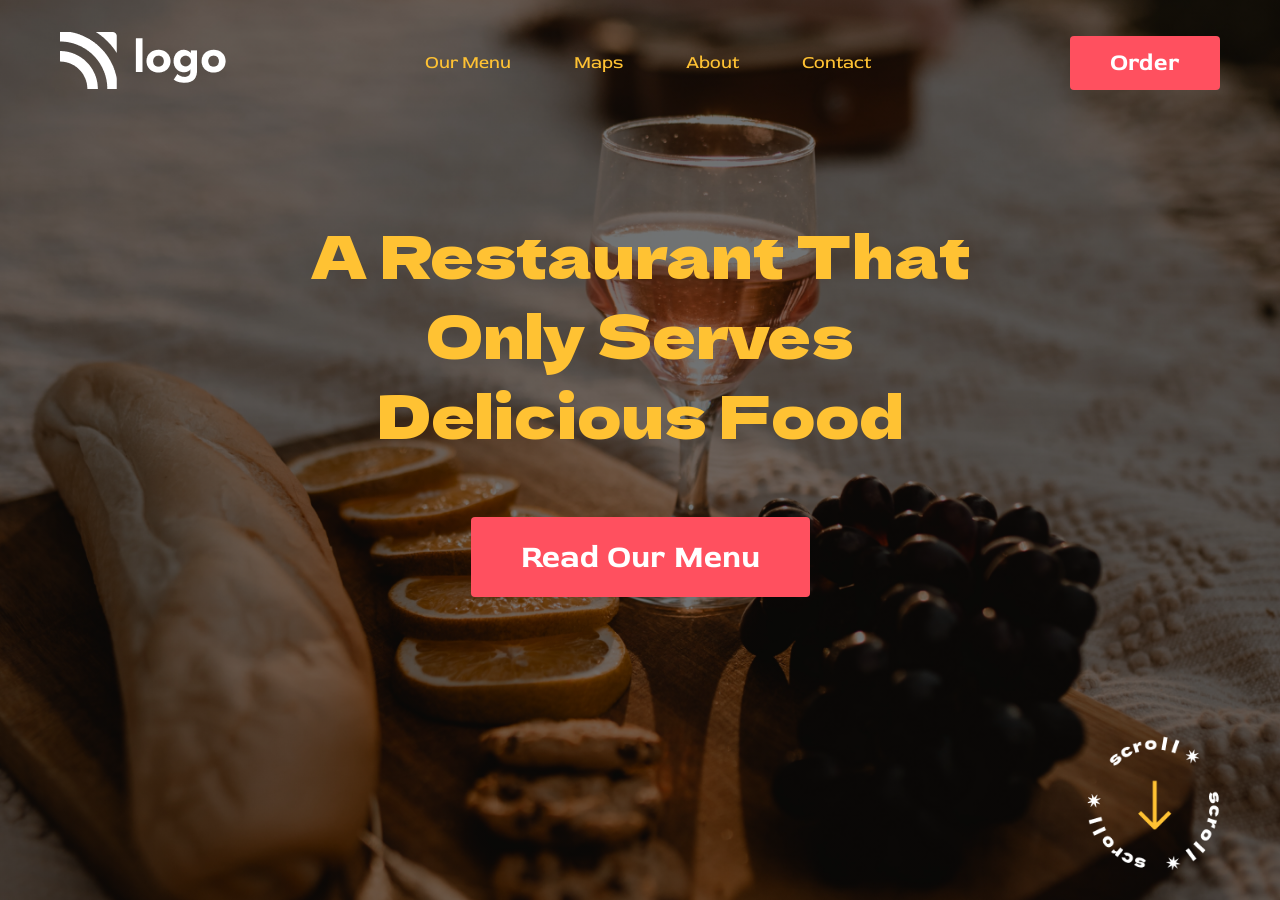
<file: 03FEB HTML & CSS Project  1/index.html>
<!DOCTYPE html>
<html lang="en">
  <head>
    <meta charset="UTF-8" />
    <meta http-equiv="X-UA-Compatible" content="IE=edge" />
    <meta name="viewport" content="width=device-width, initial-scale=1.0" />
    <link rel="stylesheet" href="style.css" />

    <!-- google font link -->
    <link
    href="https://fonts.googleapis.com/css2?family=Red+Rose:wght@300;400;500;600;700&display=swap"
    rel="stylesheet"
  />
    <link rel="preconnect" href="https://fonts.googleapis.com" />
    <link rel="preconnect" href="https://fonts.gstatic.com" crossorigin />
    <link rel="preconnect" href="https://fonts.googleapis.com" />
    <link rel="preconnect" href="https://fonts.gstatic.com" crossorigin />

     <!-- google font link -->
    <link
      href="https://fonts.googleapis.com/css2?family=Dela+Gothic+One&display=swap"
      rel="stylesheet"
    />
    <title>Restaurant-The foody</title>
  </head>
  <body>
    <div class="mainContainer">
      <section aria-label="navbar">
        <nav class="navbar">
          <div>
            <img src="./assets/white-logo.png" alt="logo" class="logo" />
          </div>
          <div>
            <ul class="list">
              <li class="list-items">Our Menu</li>
              <li class="list-items">Maps</li>
              <li class="list-items">About</li>
              <li class="list-items">Contact</li>
            </ul>
          </div>
          <div>
            <button class="button-order">Order</button>
          </div>
        </nav>
      </section>
      <!-- Main Hero Section -->
      <section aria-label="mainHero">
        <div class="mainHero">
          <h1 class="hero-heading">
            A Restaurant That Only Serves Delicious Food
          </h1>
          <button class="button-ReadOurMenu">Read Our Menu</button>
          <div class="bottom-Scroll">
            <div>
              <img src="./assets/scrool.png" alt="bottom-logo" />
            </div>
          </div>
        </div>
      </section>
    </div>
  </body>
</html>
</file>
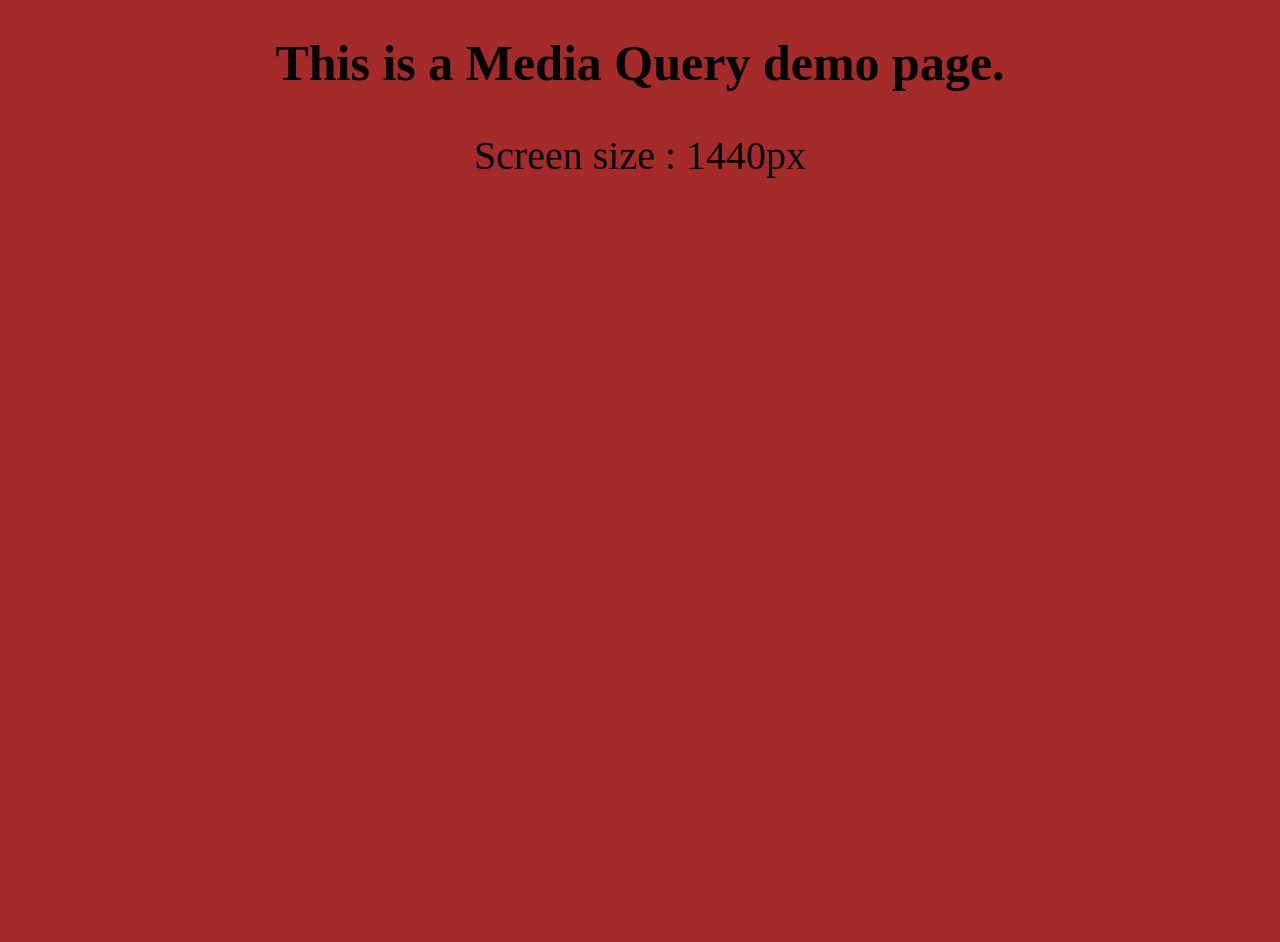
<file: 09 FEB HTML & CSS Project  1/index.html>
<!DOCTYPE html>
<html lang="en">
<head>
    <meta charset="UTF-8">
    <meta http-equiv="X-UA-Compatible" content="IE=edge">
    <meta name="viewport" content="width=device-width, initial-scale=1.0">
    <link rel="stylesheet" href="style.css">
    <title>assignment 9feb</title>
</head>
<body>
    <h1>This is a Media Query demo page.</h1>
    <p class="laptop_large">Screen size : 1440px</p>
    <p class="laptop">Screen size : 1024px</p>
    <p class="tablet">Screen size : 768px</p>
    <p class="mobile">Screen size : 425px</p>
</body>
</html>
</file>
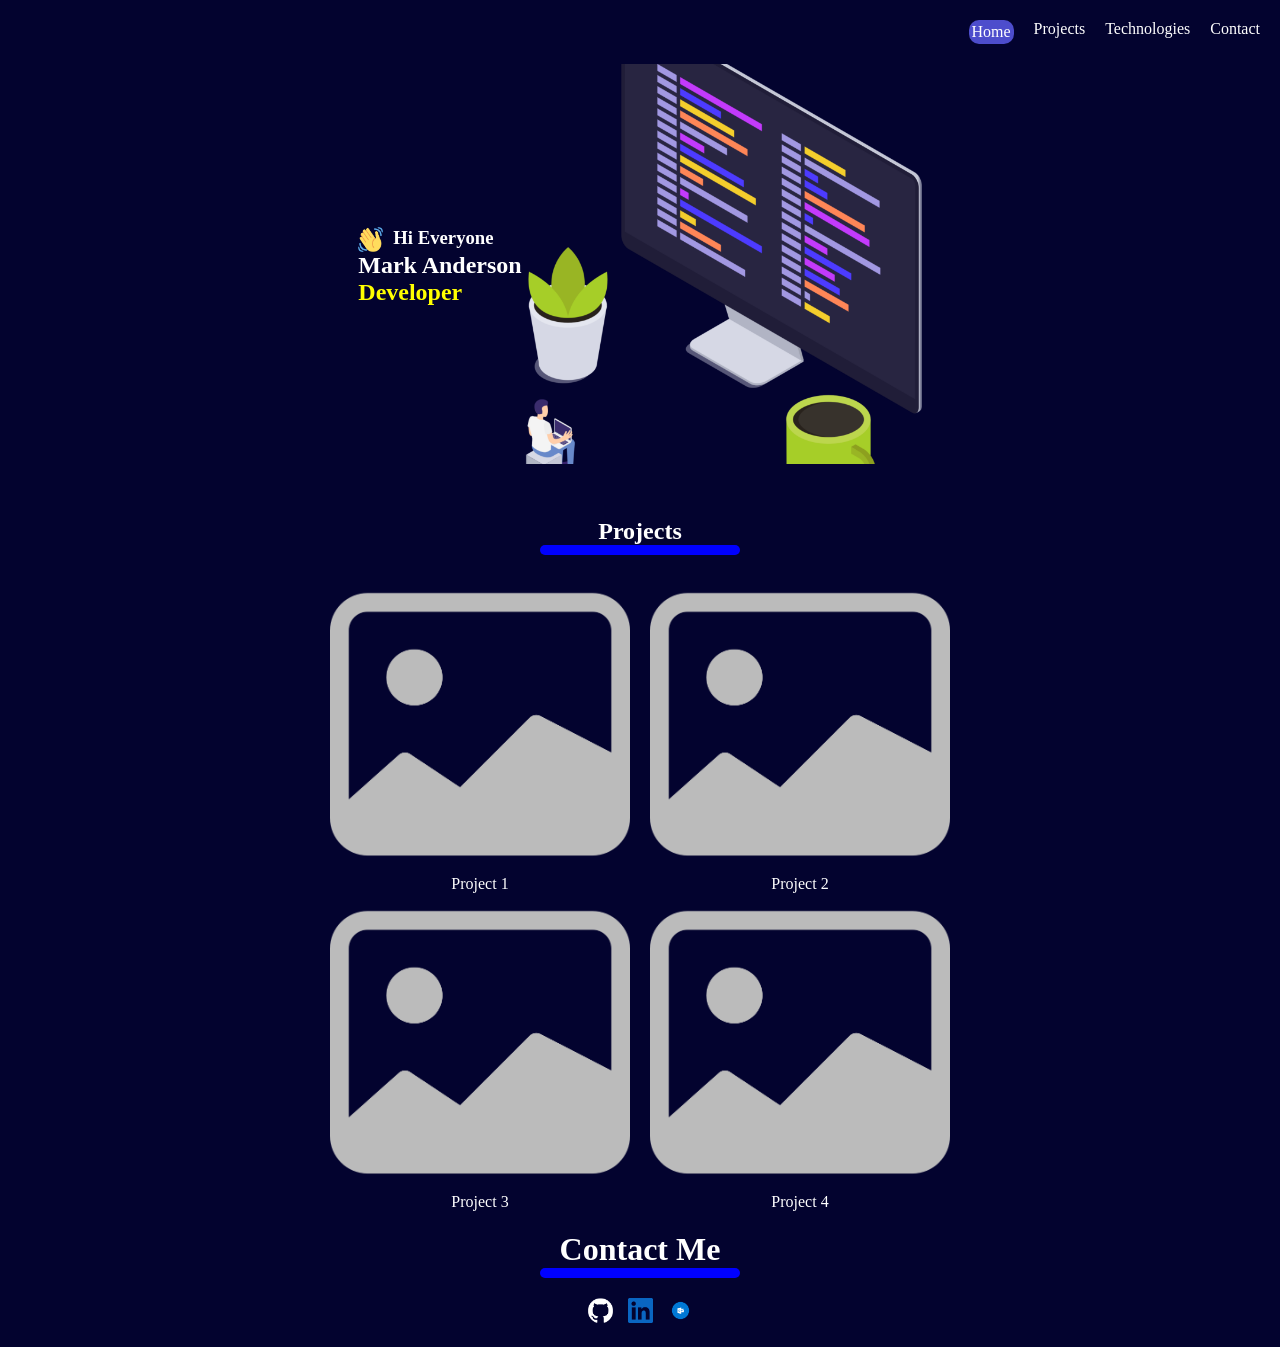
<file: 10 FEB ASSIGN 5/index.html>
<!DOCTYPE html>
<html lang="en">

<head>
    <meta charset="UTF-8">
    <meta http-equiv="X-UA-Compatible" content="IE=edge">
    <meta name="viewport" content="width=device-width, initial-scale=1.0">
    <!-- css -->
    <link rel="stylesheet" href="style.css">
    <title>ASSIGNMENT 10FEB PROJECT</title>
</head>

<body>
    <!-- header -->
    <header>
        <nav>
            <ul>
                <li class="option-home">Home</li>
                <li>Projects</li>
                <li>Technologies</li>
                <li>Contact</li>
            </ul>
            <div>
                <img src="./assists/hambrger.png" alt="menu">
            </div>
        </nav>
        <section class="intro">
            <div class="intro-left">
                <div class="intro-line1">
                    <img src="./assists/waving-hand.png" alt="hello img">
                    <h3>Hi Everyone</h3>
                </div>
                <div class="intro-line2">
                    <h1>Mark Anderson</h1>
                    <h2>Developer</h2>
                </div>
            </div>
            <div class="intro-right">
                <img src="./assists/pc-image.png" alt="pc img">
            </div>
        </section>
    </header>

    <!-- here project section -->
    <main>
        <section class="project">
            <div>
                <h1>Projects</h1>
                <div class="horizontal-divider"></div>
            </div>
            <div class="project-list">
                <div class="project">
                    <img src="./assists/image.png" alt="project-image">
                    <p>Project 1</p>
                </div>
                <div class="project">
                    <img src="./assists/image.png" alt="project-image">
                    <p>Project 2</p>
                </div>
                <div class="project">
                    <img src="./assists/image.png" alt="project-image">
                    <p>Project 3</p>
                </div>
                <div class="project">
                    <img src="./assists/image.png" alt="project-image">
                    <p>Project 4</p>
                </div>
            </div>
        </section>
    </main>
    <footer>
        <div class="footer-heading">
            <h1>Contact Me</h1>
            <div class="horizontal-divider"></div>
        </div>
        <div class="social-icon">
            <a href="https://github.com/theprithwisingh"><img src="./assists/github.png" alt=""></a>
            <a href="https://www.linkedin.com/in/prithwi-singh-8817811ab/"><img src="./assists/linkedin.png" alt=""></a>
            <a href="https://twitter.com/theprithwisingh"><img src="./assists/outlook.png" alt=""></a>
        </div>
    </footer>
</body>

</html>
</file>
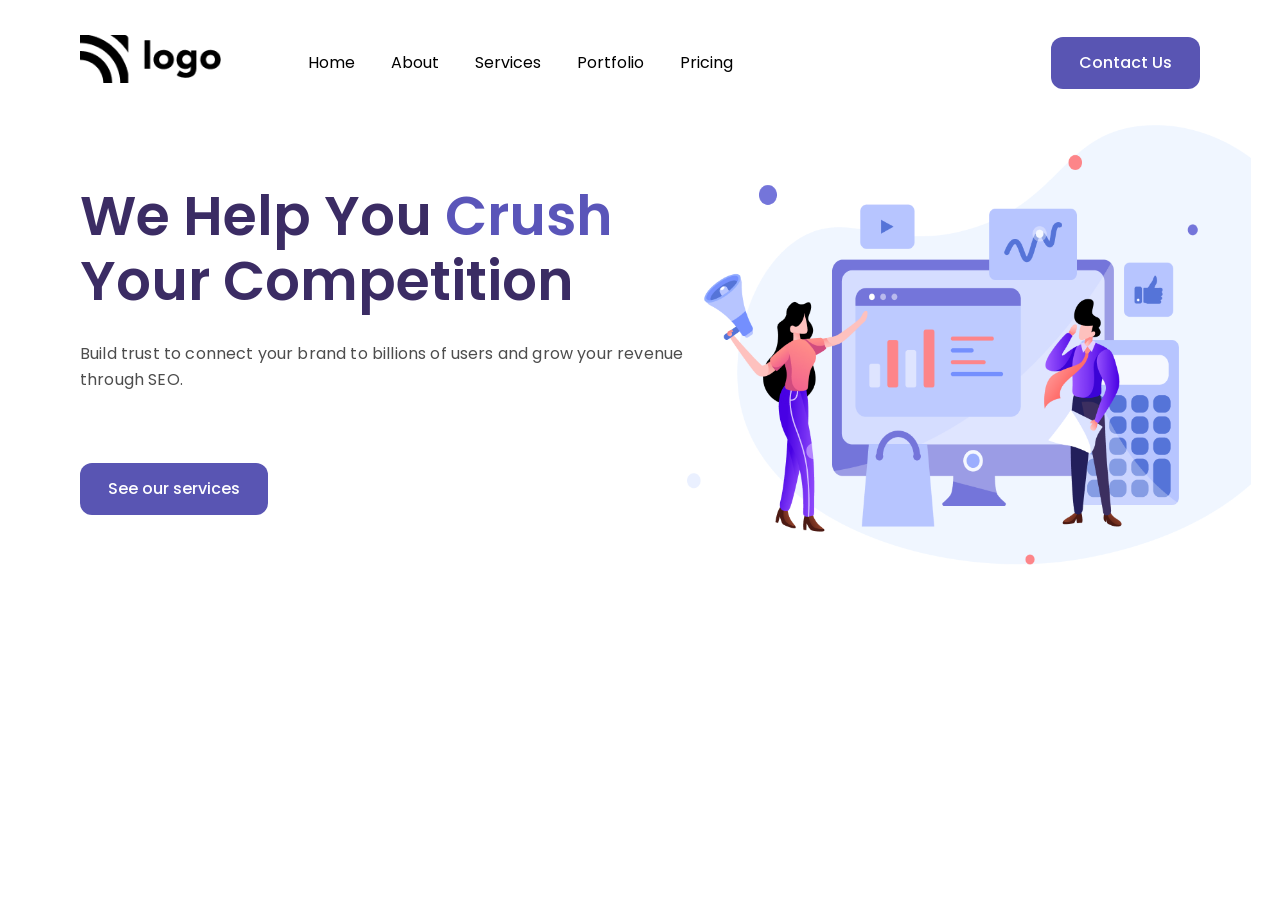
<file: 4FEB HTML & CSS PROJECT 2/index.html>
<!DOCTYPE html>
<html lang="en">
  <head>
    <meta charset="UTF-8" />
    <meta http-equiv="X-UA-Compatible" content="IE=edge" />
    <meta name="viewport" content="width=device-width, initial-scale=1.0" />
    <!-- stylesheet -->
    <link rel="stylesheet" href="style.css" />
    <!-- Font -->
    <link rel="preconnect" href="https://fonts.googleapis.com" />
    <link rel="preconnect" href="https://fonts.gstatic.com" crossorigin />
    <!-- Google font link  -->
    <link
      href="https://fonts.googleapis.com/css2?family=Poppins:wght@200;300;400;500;600;700;800&display=swap"
      rel="stylesheet"
    />
    <title>Portfolio</title>
  </head>
  <body>
    <div class="container">
      <section>
        <nav class="navbar-container">
          <div>
            <img src="./assets/Logo.png" alt="Portfolio_Logo" />
          </div>
          <div class="navBar-list">
            <ul class="listItems">
              <li class="listItem">Home</li>
              <li class="listItem">About</li>
              <li class="listItem">Services</li>
              <li class="listItem">Portfolio</li>
              <li class="listItem">Pricing</li>
            </ul>
          </div>
          <div class="button-group">
            <button class="navbarButton">Contact Us</button>
          </div>
        </nav>
      </section>
      <!-- Banner -->
      <section>
        <div class="bannerContainer">
          <!-- Left text -->
          <div>
            <h1 class="descriptionTitle">
              We Help You <span>Crush</span> Your Competition
            </h1>
            <p class="descriptionText">
              Build trust to connect your brand to billions of users and grow
              your revenue through SEO.
            </p>
            <button class="navbarButton btn">See our services</button>
          </div>
          <!-- Right side IMAGE -->
          <div class="rightSideImage" >
            <img src="./assets/Header Illustration.png" alt="illustration" />
          </div>
        </div>
      </section>
    </div>
  </body>
</html>
</file>
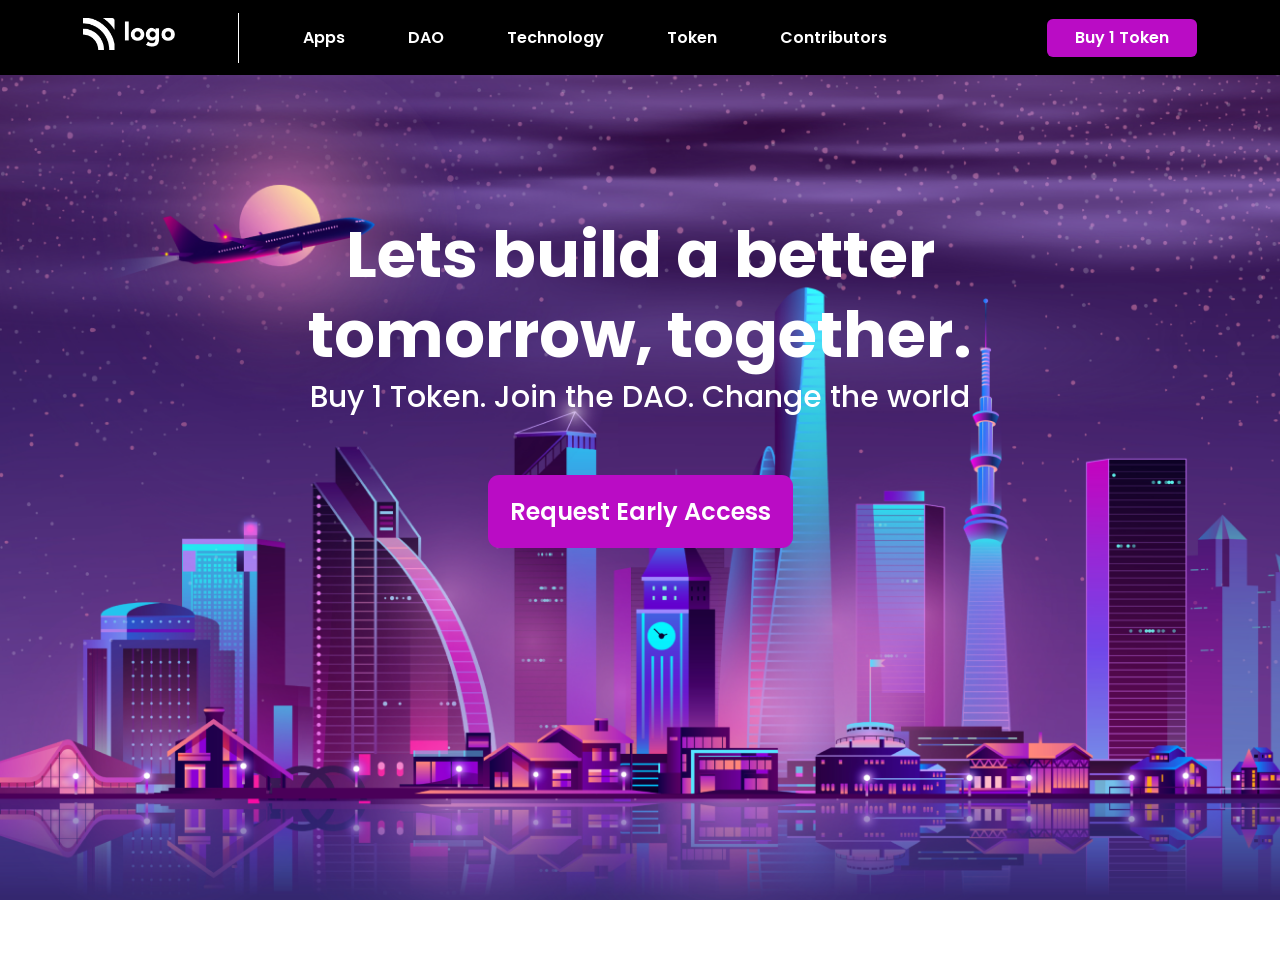
<file: 5 FEB HTML & CSS PROJECT 3/index.html>
<!DOCTYPE html>
<html lang="en">
  <head>
    <meta charset="UTF-8" />
    <meta http-equiv="X-UA-Compatible" content="IE=edge" />
    <meta name="viewport" content="width=device-width, initial-scale=1.0" />
    <link rel="stylesheet" href="style.css" />
    <link rel="preconnect" href="https://fonts.googleapis.com" />
    <link rel="preconnect" href="https://fonts.gstatic.com" crossorigin />

    <!-- Google-font-link  -->
    <link
      href="https://fonts.googleapis.com/css2?family=Poppins:wght@200;300;400;500;600;700;800&display=swap"
      rel="stylesheet"
    />
    <link rel="preconnect" href="https://fonts.googleapis.com" />
    <link rel="preconnect" href="https://fonts.gstatic.com" crossorigin />

    <!-- Google-font-link  -->
    <link
      href="https://fonts.googleapis.com/css2?family=Montserrat:wght@600;700;800&display=swap"
      rel="stylesheet"
    />

    <title>PROJECT</title>
  </head>
  <body>
    <div class="mainContainer">
      <section>
        <nav class="navBar">
          <div>
            <img src="./asset/white-logo.png" alt="logo" class="logo" />
          </div>
          <div class="line"></div>
          <div class="listItmes">
            <ul class="listItmes-manu">
              <li class="listItem">Apps</li>
              <li class="listItem">DAO</li>
              <li class="listItem">Technology</li>
              <li class="listItem">Token</li>
              <li class="listItem">Contributors</li>
            </ul>
          </div>
          <div>
            <button class="firstButton">Buy 1 Token</button>
          </div>
        </nav>
      </section>
      <!-- start Hero Section information page -->
      <section>
        <div class="infoSection">
          <h1 class="infoSection-heading">Lets build a better tomorrow, together.</h1>
          <p class="infoSection-description">
            Buy 1 Token. Join the DAO. Change the world
          </p>
          <button class="secondButton">Request Early Access</button>
        </div>
      </section>
    </div>
  </body>
</html>
</file>
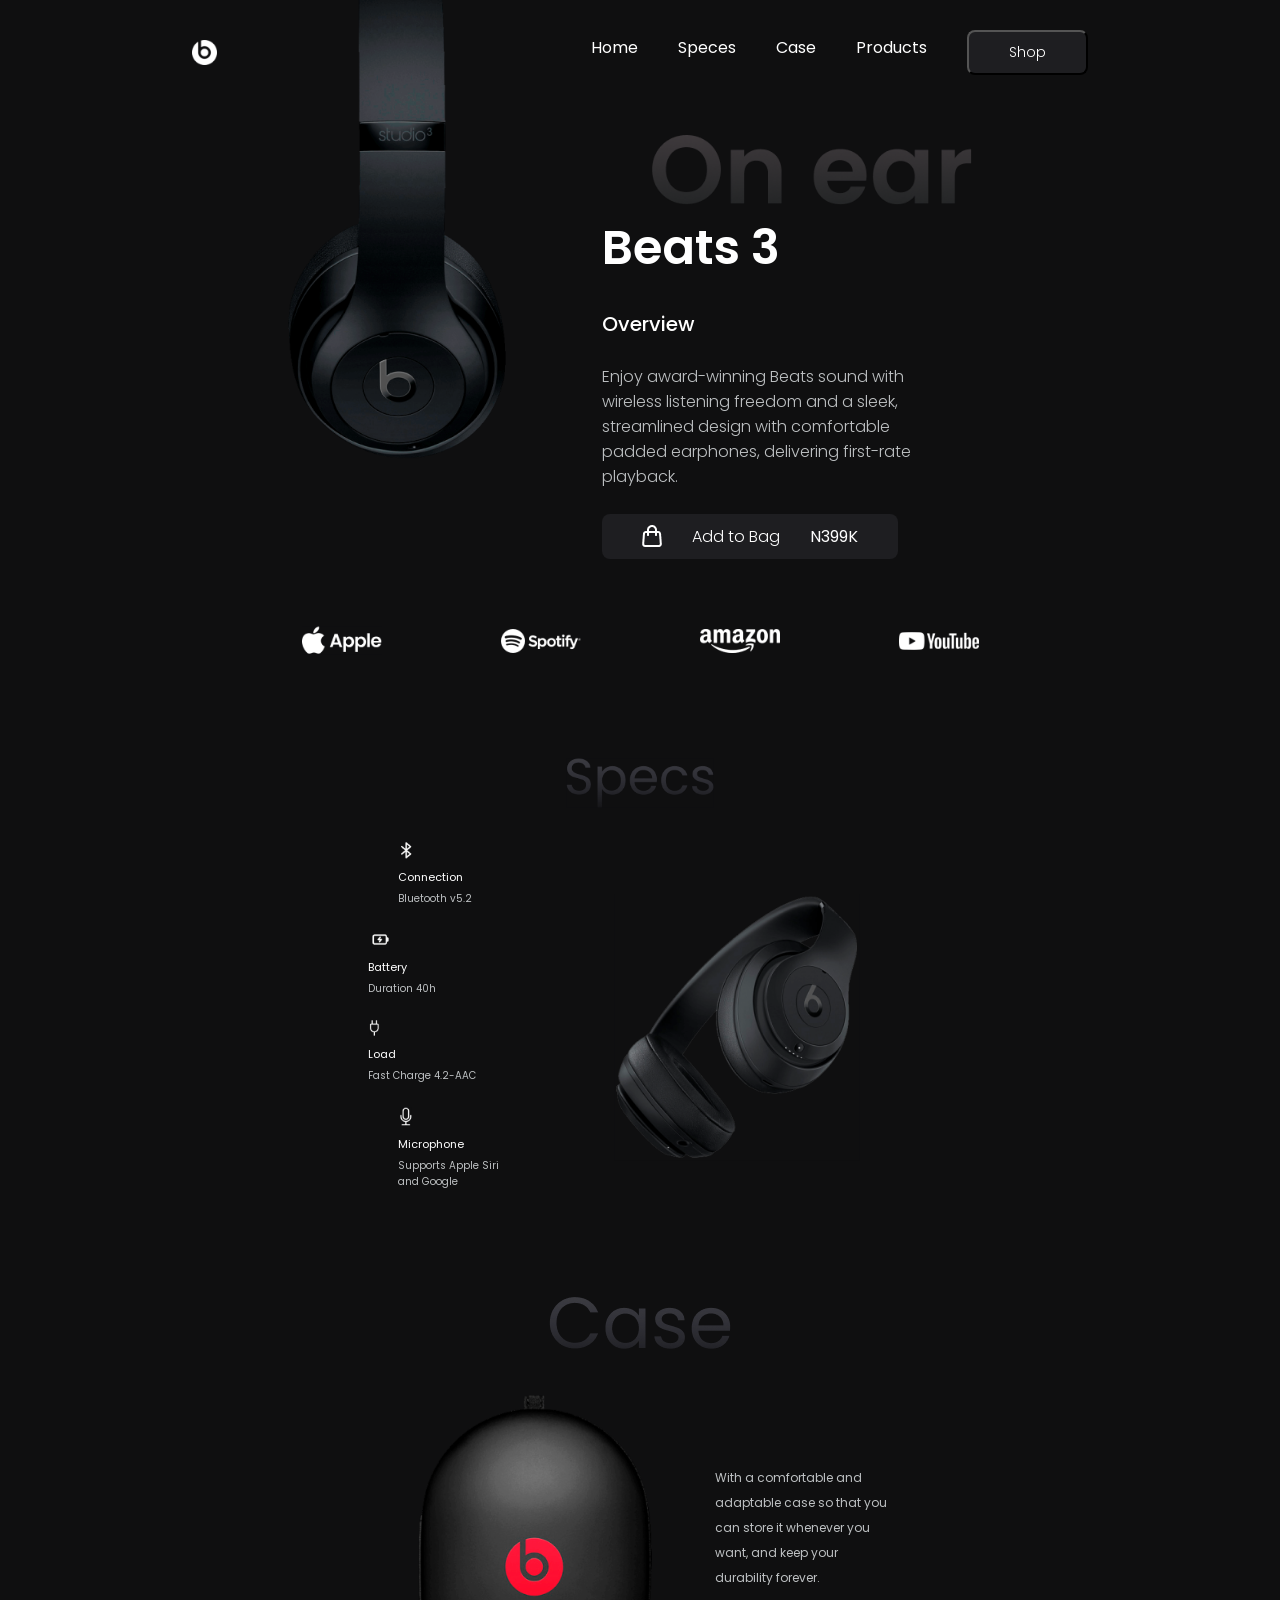
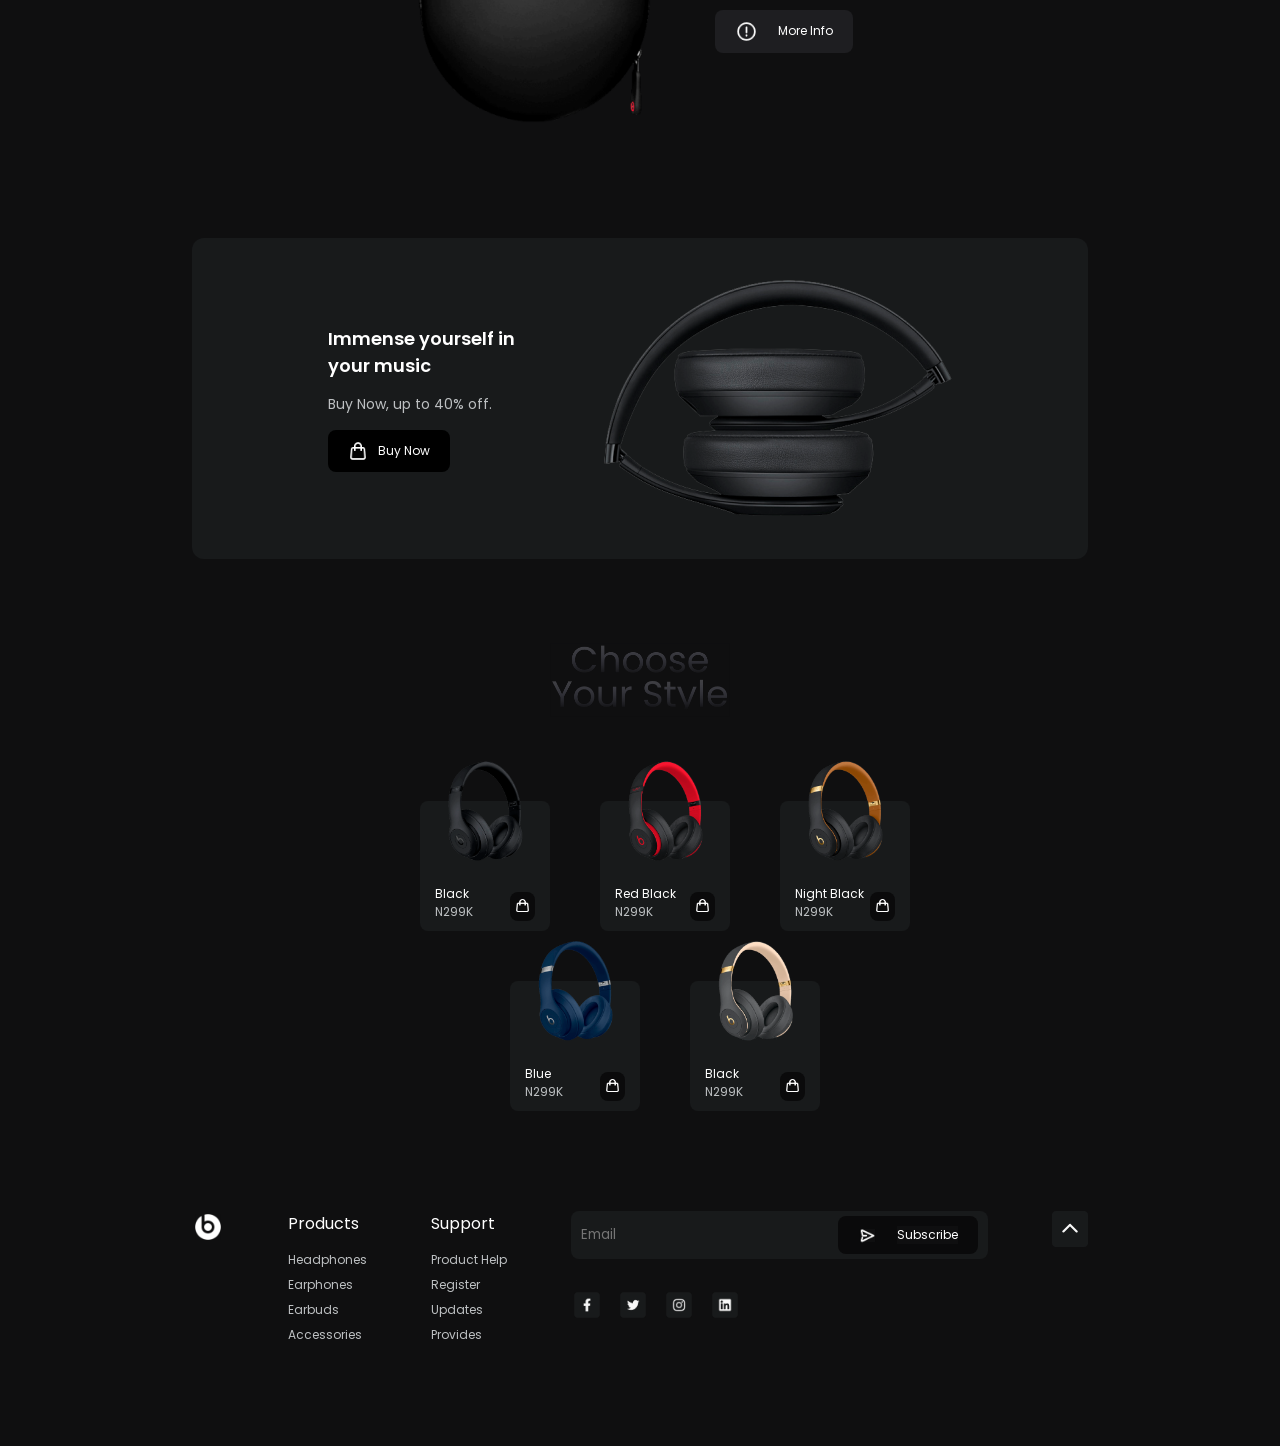
<file: 11 FEB PROJECTS/Beats/index.html>
<!DOCTYPE html>
<html lang="en">

<head>
    <meta charset="UTF-8">
    <meta http-equiv="X-UA-Compatible" content="IE=edge">
    <meta name="viewport" content="width=device-width, initial-scale=1.0">
    <title>Beats Landing Page</title>

    <!--css file link-->
    <link rel="stylesheet" href="./style.css" />

    <!-- google font link - poppins font -->
    <link rel="preconnect" href="https://fonts.googleapis.com" />
    <link rel="preconnect" href="https://fonts.gstatic.com" crossorigin />
    <link href="https://fonts.googleapis.com/css2?family=Poppins:wght@200;300;400;500;600;700;800;900&display=swap"
        rel="stylesheet" />
</head>

<body>
    <header>
        <nav>
            <img src="./assists/Photos/beatsLogo.png" alt="LOGO">
            <div class="rightSideNav">
                <ul>
                    <li><a href=""></a>Home</li>
                    <li><a href=""></a>Speces</li>
                    <li><a href=""></a>Case</li>
                    <li><a href=""></a>Products</li>
                </ul>
                <button>Shop</button>
            </div>
        </nav>
    </header>
    <!--MAIN landing page -->
    <main>
        <img class="mainImgEarphone" src="./assists/Photos/mainImage.png" alt="mainImgEarphone" />
        <div class="main">
            <img class="onEarImg" src="./assists/Photos/onEar.png" alt="onEar" />
            <h1>Beats 3</h1>
            <h4>Overview</h4>
            <p>
                Enjoy award-winning Beats sound with wireless listening freedom and a
                sleek, streamlined design with comfortable padded earphones,
                delivering first-rate playback.
            </p>
            <div class="shoppingBagAdd">
                <img src="./assists/Icons/shoppingBag.png" alt="shopping add bag" />
                <p>Add to Bag</p>
                <span>N399K</span>
            </div>
        </div>
    </main>
    
    <!--social media icons -->
    <section class="socialMedia">
        <img src="./assists/Photos/appleLogo.png" alt="apple icon" />
        <img src="./assists/Photos/spotifyLogo.png" alt="spotify icon" />
        <img src="./assists/Photos/amazonLogo.png" alt="amazon icon" />
        <img src="./assists/Photos/youtubeLogo.png" alt="youtube icon" />
    </section>

    <!--specification section -->
    <section class="specification">
        <img class="specificationLogo" src="./assists/Icons/specsLogo.png" alt="specification logo" />

        <div class="specification-list">
            <div class="specification-list-items">
                <div>
                    <img src="./assists/Icons/bluetooth.png" alt="bluetooth" />
                    <p>Connection</p>
                    <p>Bluetooth v5.2</p>
                </div>

                <div>
                    <img src="./assists/Icons/battery.png" alt="battery" />
                    <p>Battery</p>
                    <p>Duration 40h</p>
                </div>

                <div>
                    <img src="./assists/Icons/charger.png" alt="charger" />
                    <p>Load</p>
                    <p>Fast Charge 4.2-AAC</p>
                </div>

                <div>
                    <img src="./assists/Icons/mic.png" alt="mic" />
                    <p>Microphone</p>
                    <p>Supports Apple Siri and Google</p>
                </div>
            </div>

            <!-- adding an image with respect to the specification -->
            <img src="./assists/Photos/specsImage.png" alt="specification headphone image" />
        </div>
    </section>

    <!-- ase section -->
    <section class="case-box">
       
        <img class="case-box-logo" src="./assists/Icons/caseLogo.png" alt="" />
        <div class="case-box-item">
            <img class="case-box-item-img" src="./assists/Photos/caseImage.png" alt="case image" />

            <div>
                <p>
                    With a comfortable and adaptable case so that you can store it
                    whenever you want, and keep your durability forever.
                </p>
                <p>
                    <img src="./assists/Icons/group.png" alt="group" />
                    More Info
                </p>
            </div>
        </div>
    </section>

    <section class="product-buy">
        <div>
            <h3>Immense yourself in your music</h3>
            <p>Buy Now, up to 40% off.</p>
            <div>
                <img src="./assists/Icons/shoppingBag.png" alt="shopping bag" />
                <p>Buy Now</p>
            </div>
        </div>

        <img src="./assists/Photos/buyNowSectionImage.png" alt="" />
    </section>

    <section class="product-style">

        <img class="product-style-logo" src="./assists/Icons/productLogo.png" alt="logo" />

    <div class="product-items">

            <div class="product-card">
                <img class="product-img" src="./assists/Photos/black.png" alt="black" />
                <div class="product-info">
                    <p>
                        Black <br />
                        <span>N299K</span>
                    </p>

                    <div>
                        <img src="./assists/Icons/shoppingBag.png" alt="shopping bag" />
                    </div>
                </div>
            </div>

    <div class="product-card">
                <img class="product-img" src="./assists/Photos/redBlack.png" alt="red black" />
                <div class="product-info">
                    <p>
                        Red Black <br />
                        <span>N299K</span>
                    </p>

                    <div>
                        <img src="./assists/Icons/shoppingBag.png" alt="shopping bag" />
                    </div>
                </div>
    </div>

    <div class="product-card">
                <img class="product-img" src="./assists/Photos/nightBlack.png" alt="Night Black" />
                <div class="product-info">
                    <p>
                        Night Black <br />
                        <span>N299K</span>
                    </p>

                    <div>
                        <img src="./assists/Icons/shoppingBag.png" alt="shopping bag" />
                    </div>
                </div>
            </div>

    
    <div class="product-card">
                <img class="product-img" src="./assists/Photos/blue.png" alt="blue" />
                <div class="product-info">
                    <p>
                        Blue <br />
                        <span>N299K</span>
                    </p>

                    <div>
                        <img src="./assists/Icons/shoppingBag.png" alt="shopping bag" />
                    </div>
                </div>
            </div>

    <div class="product-card">
                <img class="product-img" src="./assists/Photos/twilightGray.png" alt="twilight" />
                <div class="product-info">
                    <p>
                        Black <br />
                        <span>N299K</span>
                    </p>

                    <div>
                        <img src="./assists/Icons/shoppingBag.png" alt="shopping bag" />
                    </div>
                </div>
            </div>
        </div>
    </section>

    <!-- footer of the website -->
    <footer>
        <img class="footer-logo" src="./assists/Photos/beatsLogo.png" alt="logo" />
        <ul>
            <li><a href="#">Products</a></li>
            <li><a href="#">Headphones</a></li>
            <li><a href="#">Earphones</a></li>
            <li><a href="#">Earbuds</a></li>
            <li><a href="#">Accessories</a></li>
        </ul>


        <ul>
            <li><a href="#">Support</a></li>
            <li><a href="#">Product Help</a></li>
            <li><a href="#">Register</a></li>
            <li><a href="#">Updates</a></li>
            <li><a href="#">Provides</a></li>
        </ul>


        <div class="footer-subscription">

            <div>
                <input type="email" placeholder="Email" />
                <div class="subscribe-button">
                    <img src="./assists/Icons/rightArrow.png" alt="rightArrow" />
                    <p>Subscribe</p>
                </div>
            </div>


            <div>
                <img src="./assists/Icons/facebook.png" alt="facebook" />
                <img src="./assists/Icons/twitter.png" alt="twitter" />
                <a href=""><img src="./assists/Icons/instagram.png" alt="instagram" /></a>
                <a href=""><img src="./assists/Icons/linkedin.png" alt="linkedin" /></a>
            </div>
        </div>

     <img class="MovingArrowUp" src="./assists/Icons/upArrow.png" alt="MovingArrowUp" />
    </footer>
</body>

</html>
</file>
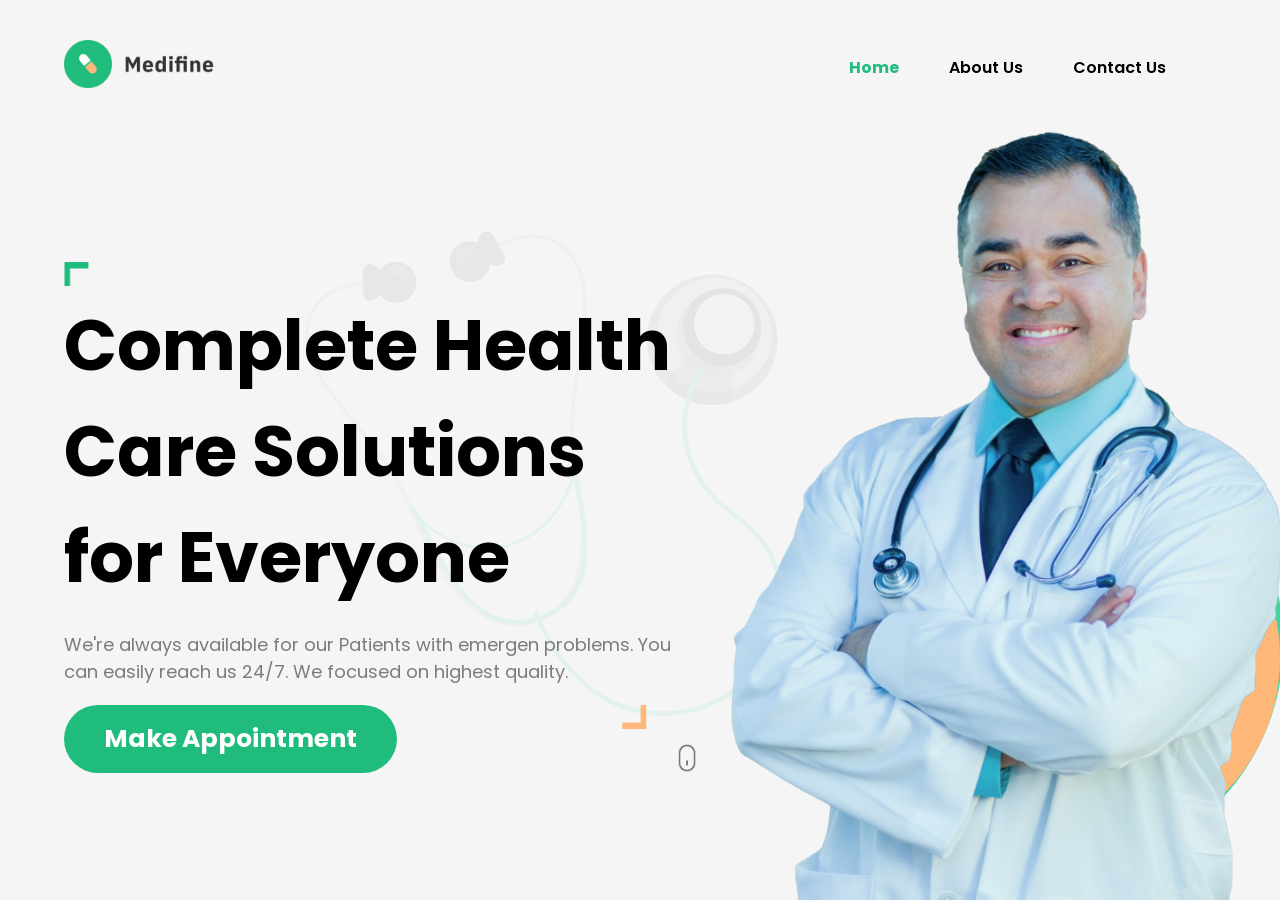
<file: 11 FEB PROJECTS/multiple page of web/index.html>
<!DOCTYPE html>
<html lang="en">

<head>
    <meta charset="UTF-8">
    <meta http-equiv="X-UA-Compatible" content="IE=edge">
    <meta name="viewport" content="width=device-width, initial-scale=1.0">
    <title>Hospital Page</title>

    <!-- adding the google font -->
    <link rel="preconnect" href="https://fonts.googleapis.com" />
    <link rel="preconnect" href="https://fonts.gstatic.com" crossorigin />
    <link
        href="https://fonts.googleapis.com/css2?family=IBM+Plex+Sans:wght@200;300;400;500;600;700&family=Poppins:wght@200;300;400;500;600;700;800;900&display=swap"
        rel="stylesheet" />

<link rel="stylesheet" href="./style.css" />
</head>

<body>
    <header>
        <nav>
            <div class="logo">
                <img src="./images/logo.png" alt="">
            </div>
            <div class="menu">
                <a href="./index.html">Home</a>
                <a href="../multiple page of web/about/about.html">About Us</a>
                <a href="../multiple page of web/contact/contact.html">Contact Us</a>
            </div>
        </nav>
    </header>

    <main>
        <section class="mainSection">

            <div class="leftSection">
                <img class="topAngle" src="./images/topAngle.png" alt="" />
                <h1>Complete Health Care Solutions for Everyone</h1>
                <p>
                    We're always available for our Patients with emergen problems. You can
                    easily reach us 24/7. We focused on highest quality.
                </p>
                <img class="bottomAngle" src="./images/bottomAngle.png" alt="" />
                <img class="stethoScope" src="./images/stethoscope.png" alt="" />
                <button>Make Appointment</button>
                <img class="mouse" src="./images/mouse.png" alt="mouse" />
            </div>


            <div class="rightSection">
                <img class="greenBox" src="./images/greenBox.png" alt="greenBox" />
                <img class="yellowBox" src="./images/yellowBox.png" alt="yellowBox" />
                <img class="doctorImg" src="./images/doctor.png" alt="doctor" />
            </div>
        </section>
    </main>
</body>

</html>
</file>
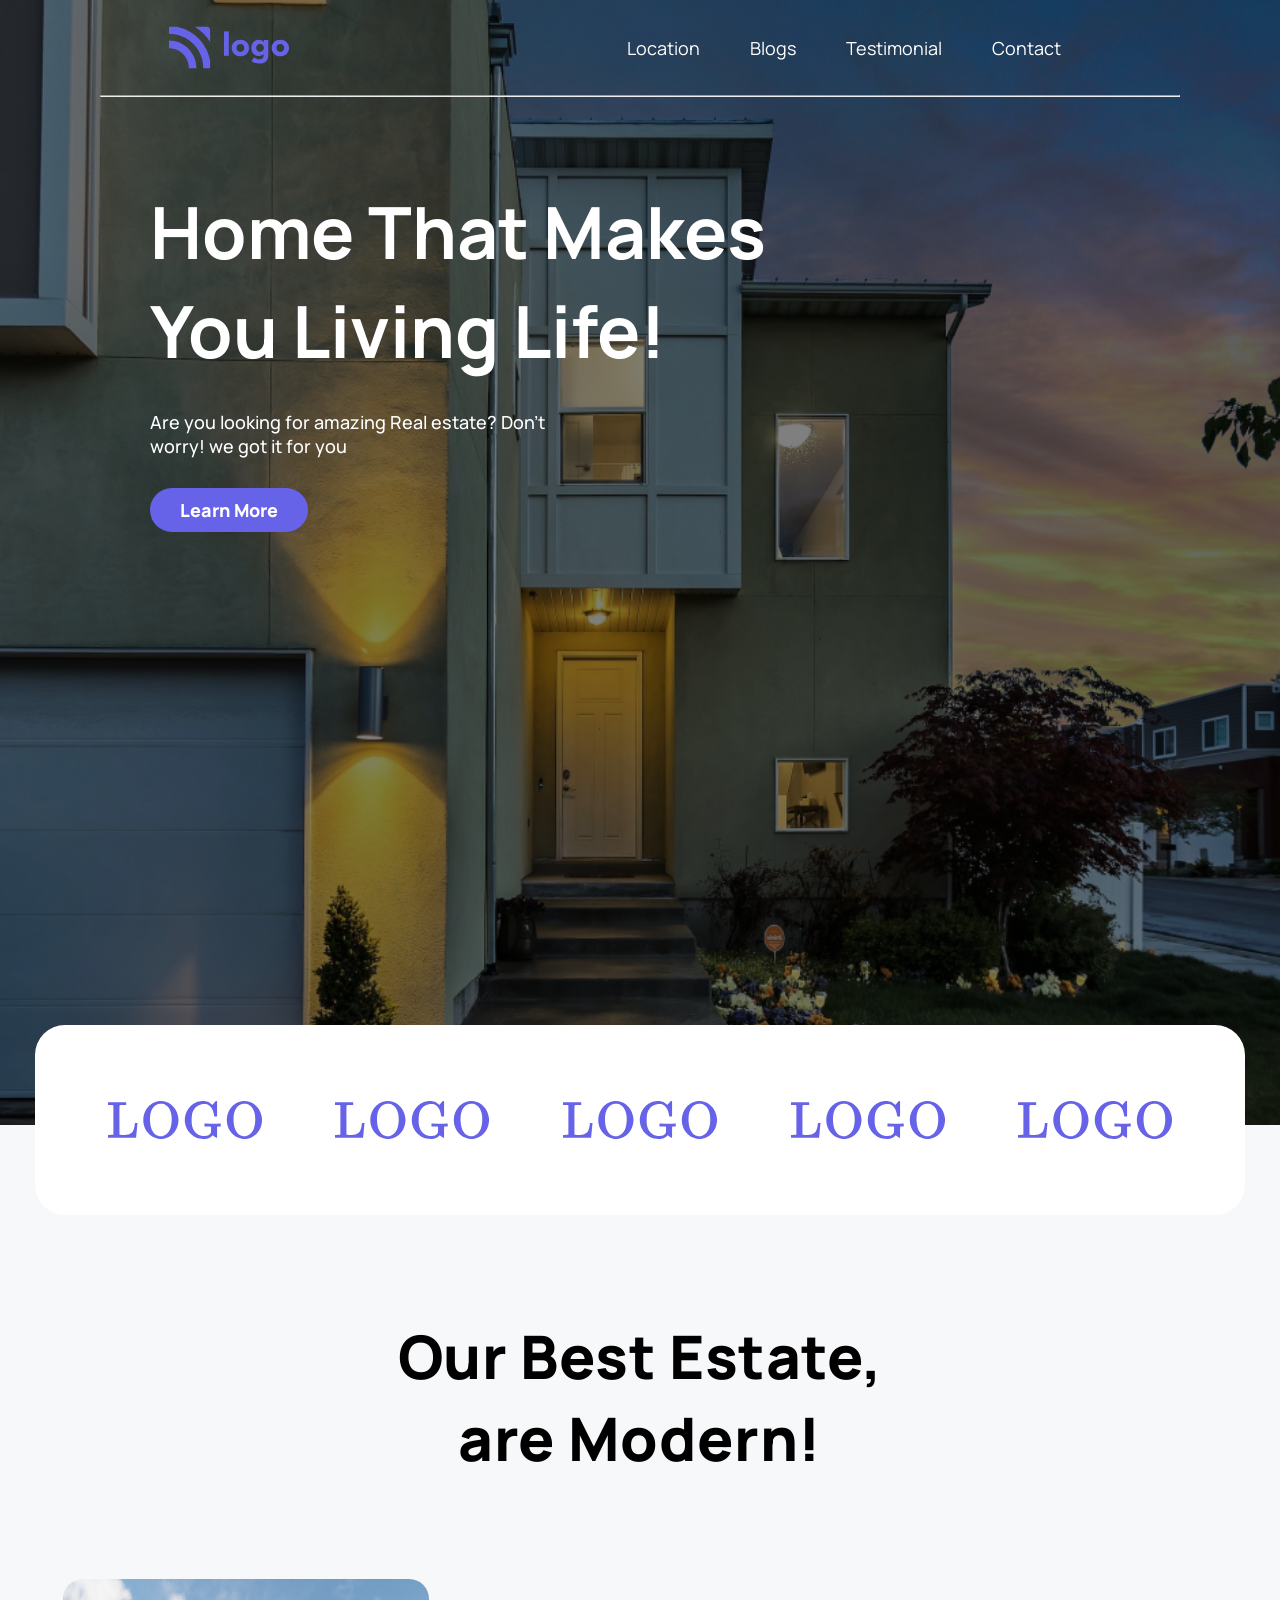
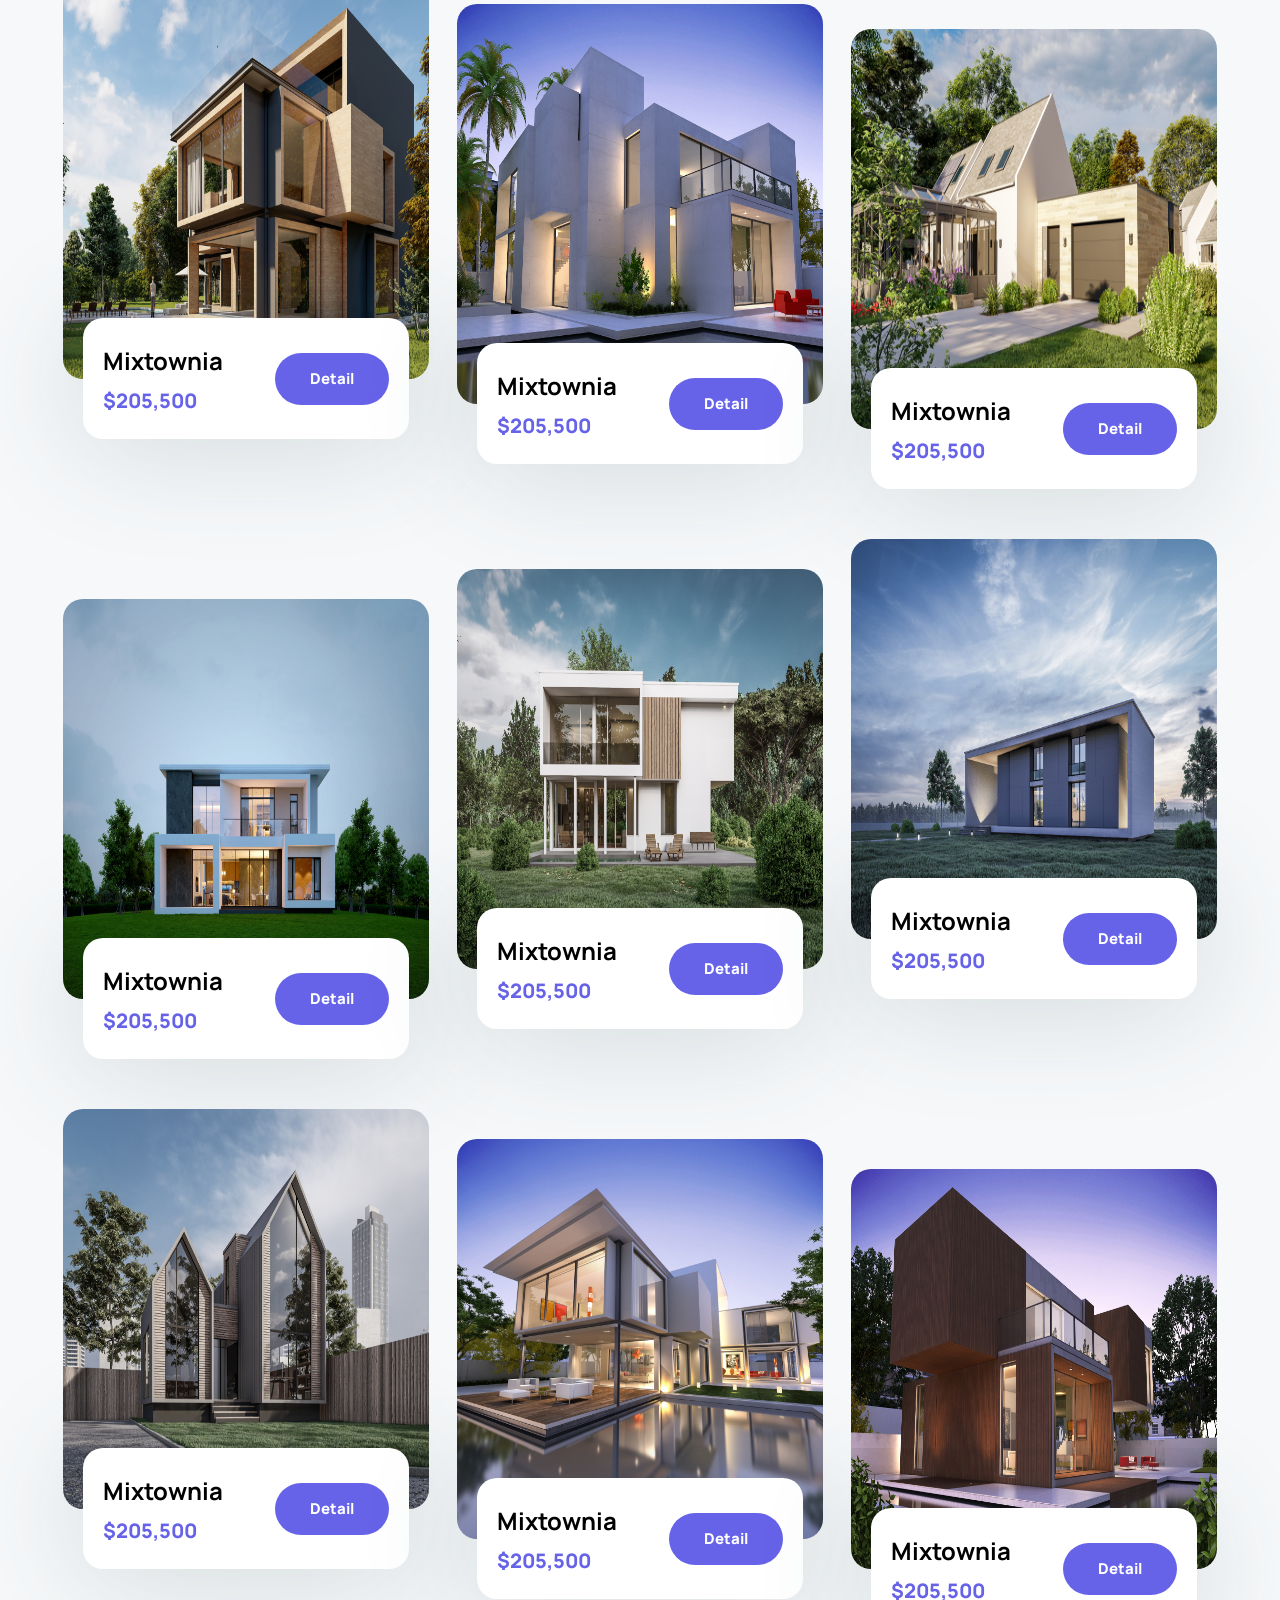
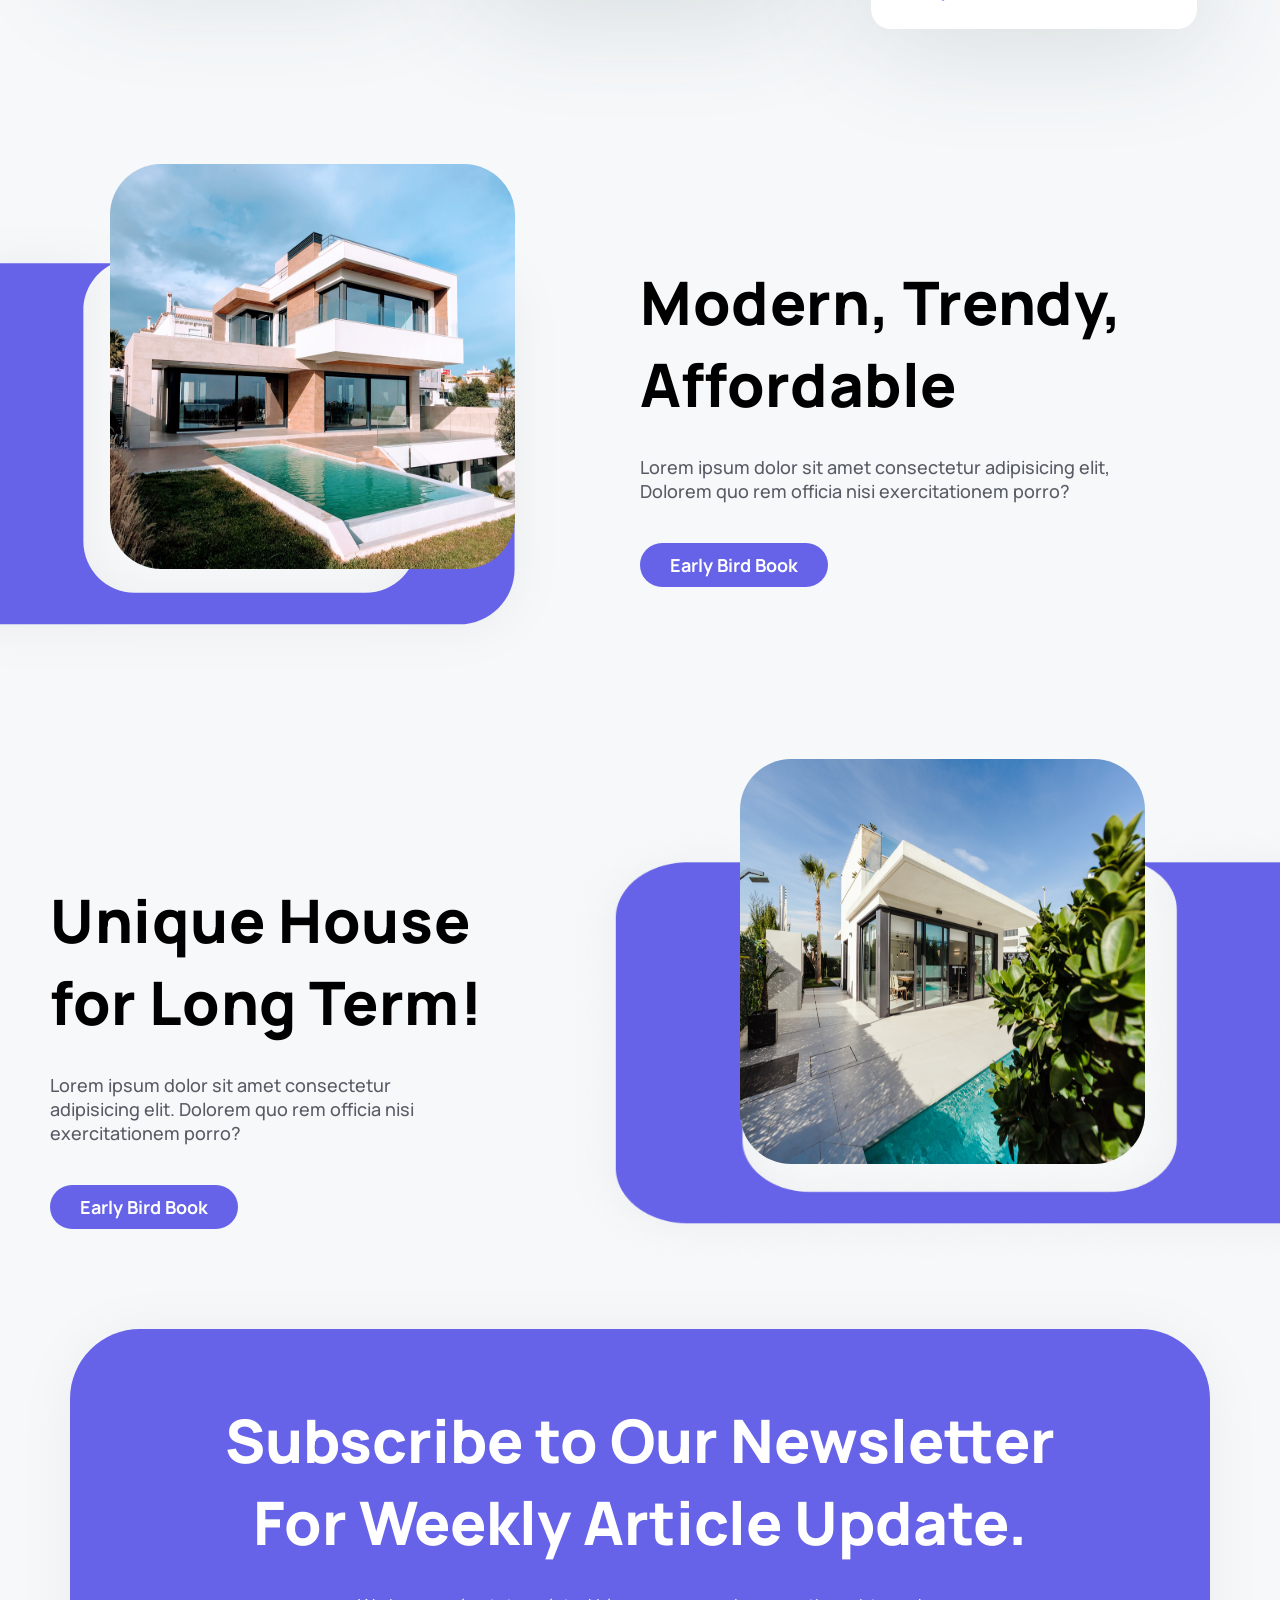
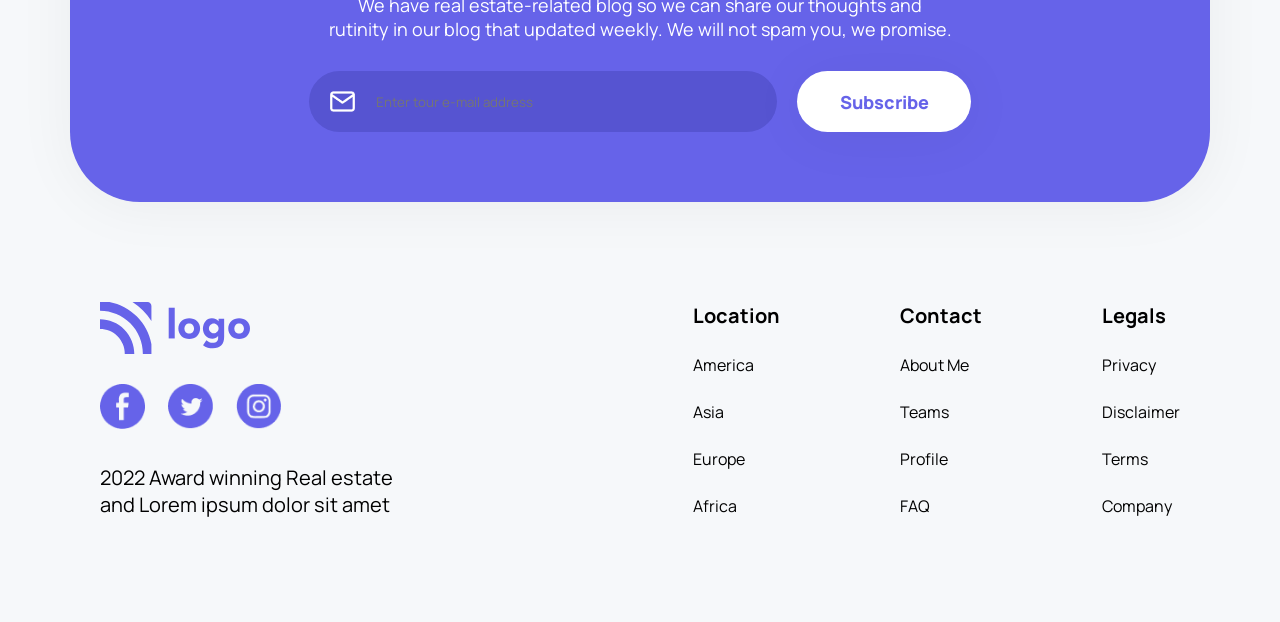
<file: 11 FEB PROJECTS/RealEstate/index.html>
<!DOCTYPE html>
<html lang="en">
  <head>
    <meta charset="UTF-8" />
    <meta http-equiv="X-UA-Compatible" content="IE=edge" />
    <meta name="viewport" content="width=device-width, initial-scale=1.0" />
    <title>Real State</title>

    <!-- adding the font family -->
    <link rel="preconnect" href="https://fonts.googleapis.com" />
    <link rel="preconnect" href="https://fonts.gstatic.com" crossorigin />
    <link
      href="https://fonts.googleapis.com/css2?family=Manrope:wght@200;300;400;500;600;700;800&display=swap"
      rel="stylesheet"
    />

    <link rel="stylesheet" href="./style.css" />
  </head>

  <body>
    <header>
      <!-- navbar -->
      <nav>
        <img src="./Icons/Logo.svg" alt="logo image" />
        <!-- nav links -->
        <ul>
          <li><a href="#">Location</a></li>
          <li><a href="#">Blogs</a></li>
          <li><a href="#">Testimonial</a></li>
          <li><a href="#">Contact</a></li>
        </ul>
      </nav>
      <hr />

      <div>
        <h1>Home That Makes <br />You Living Life!</h1>
        <p>
          Are you looking for amazing Real estate? Don't worry! we got it for
          you
        </p>
        <button>Learn More</button>
      </div>
    </header>

    <!-- multiple logos section -->
    <section class="my-logos">
      <img src="./Icons/logoName.svg" alt="named logo" />
      <img src="./Icons/logoName.svg" alt="named logo" />
      <img src="./Icons/logoName.svg" alt="named logo" />
      <img src="./Icons/logoName.svg" alt="named logo" />
      <img src="./Icons/logoName.svg" alt="named logo" />
    </section>

    <!-- section for displaying all our real state properties in a card -->
    <section class="cards-wrapper-section">
      <h1>Our Best Estate, <br />are Modern!</h1>

      <!-- creating a main div to wrap all the cards -->
      <div class="cards-wrapper">
        <!-- creating estate property card -->
        <div class="card">
          <img src="./Photos/cardImage1.png" alt="cardImage1" />
          <!-- for displaying the property details -->
          <div class="card-box">
            <!-- displaying the price and property name -->
            <div>
              <h3>Mixtownia</h3>
              <p>$205,500</p>
            </div>
            <!-- button for more details -->
            <button>Detail</button>
          </div>
        </div>

        <!-- creating estate property card -->
        <div class="card">
          <img src="./Photos/cardImage2.png" alt="cardImage2" />
          <!-- for displaying the property details -->
          <div class="card-box">
            <!-- displaying the price and property name -->
            <div>
              <h3>Mixtownia</h3>
              <p>$205,500</p>
            </div>
            <!-- button for more details -->
            <button>Detail</button>
          </div>
        </div>

        <!-- creating estate property card -->
        <div class="card">
          <img src="./Photos/cardImage3.png" alt="cardImage3" />
          <!-- for displaying the property details -->
          <div class="card-box">
            <!-- displaying the price and property name -->
            <div>
              <h3>Mixtownia</h3>
              <p>$205,500</p>
            </div>
            <!-- button for more details -->
            <button>Detail</button>
          </div>
        </div>

        <!-- creating estate property card -->
        <div class="card">
          <img src="./Photos/cardImage4.png" alt="cardImage4" />
          <!-- for displaying the property details -->
          <div class="card-box">
            <!-- displaying the price and property name -->
            <div>
              <h3>Mixtownia</h3>
              <p>$205,500</p>
            </div>
            <!-- button for more details -->
            <button>Detail</button>
          </div>
        </div>

        <!-- creating estate property card -->
        <div class="card">
          <img src="./Photos/cardImage5.png" alt="cardImage5" />
          <!-- for displaying the property details -->
          <div class="card-box">
            <!-- displaying the price and property name -->
            <div>
              <h3>Mixtownia</h3>
              <p>$205,500</p>
            </div>
            <!-- button for more details -->
            <button>Detail</button>
          </div>
        </div>

        <!-- creating estate property card -->
        <div class="card">
          <img src="./Photos/cardImage6.png" alt="cardImage6" />
          <!-- for displaying the property details -->
          <div class="card-box">
            <!-- displaying the price and property name -->
            <div>
              <h3>Mixtownia</h3>
              <p>$205,500</p>
            </div>
            <!-- button for more details -->
            <button>Detail</button>
          </div>
        </div>

        <!-- creating estate property card -->
        <div class="card">
          <img src="./Photos/cardImage7.png" alt="cardImage7" />
          <!-- for displaying the property details -->
          <div class="card-box">
            <!-- displaying the price and property name -->
            <div>
              <h3>Mixtownia</h3>
              <p>$205,500</p>
            </div>
            <!-- button for more details -->
            <button>Detail</button>
          </div>
        </div>

        <!-- creating estate property card -->
        <div class="card">
          <img src="./Photos/cardImage8.png" alt="cardImage8" />
          <!-- for displaying the property details -->
          <div class="card-box">
            <!-- displaying the price and property name -->
            <div>
              <h3>Mixtownia</h3>
              <p>$205,500</p>
            </div>
            <!-- button for more details -->
            <button>Detail</button>
          </div>
        </div>

        <!-- creating estate property card -->
        <div class="card">
          <img src="./Photos/cardImage9.png" alt="cardImage9" />
          <!-- for displaying the property details -->
          <div class="card-box">
            <!-- displaying the price and property name -->
            <div>
              <h3>Mixtownia</h3>
              <p>$205,500</p>
            </div>
            <!-- button for more details -->
            <button>Detail</button>
          </div>
        </div>
      </div>
    </section>

    <!-- section for displaying first feature -->
    <section class="features-section first-feature-section">
      <!-- for displaying the images -->
      <div>
        <img src="./Icons/featureImageBg1.svg" alt="image background" />
        <img src="./Photos/featuresImage1.png" alt="feature image 1" />
      </div>

      <!-- for displaying the written content -->
      <div>
        <h1>Modern, Trendy, Affordable</h1>
        <p>
          Lorem ipsum dolor sit amet consectetur adipisicing elit, Dolorem quo
          rem officia nisi exercitationem porro?
        </p>
        <button>Early Bird Book</button>
      </div>
    </section>

    <!-- section for displaying second feature -->
    <section class="features-section second-feature-section">
      <!-- for displaying the written content -->
      <div>
        <h1>Unique House for Long Term!</h1>
        <p>
          Lorem ipsum dolor sit amet consectetur adipisicing elit. Dolorem quo
          rem officia nisi exercitationem porro?
        </p>
        <button>Early Bird Book</button>
      </div>

      <!-- for displaying the images -->
      <div>
        <img src="./Icons/featureImageBg2.png" alt="image background" />
        <img src="./Photos/featuresImage2.png" alt="feature image 2" />
      </div>
    </section>

    <!-- section for creating the newsletter -->
    <section class="newsletter">
      <h1>Subscribe to Our Newsletter <br> For Weekly Article Update.</h1>
      <p>
        We have real estate-related blog so we can share our thoughts and
        rutinity in our blog that updated weekly. We will not spam you, we
        promise.
      </p>

      <!-- for taking user email -->
      <form>
        <div>
          <img src="./Icons/mail.png" alt="mail">
          <input type="text" placeholder="Enter tour e-mail address"/>
        </div>
        <button>Subscribe</button>
      </form>
    </section>

    <!-- creating the footer area -->
    <footer>
      <div>
        <img src="./Icons/Logo.svg" alt="logo" />
        <!-- for social media icons -->
        <div>
          <img src="./Icons/facebook.png" alt="facebook icon" />
          <img src="./Icons/twitter.png" alt="twitter icon" />
          <img src="./Icons/instagram.png" alt="instagram icon" />
        </div>
        <p>2022 Award winning Real estate and Lorem ipsum dolor sit amet</p>
      </div>

      <!-- for all different pages links -->
      <div class="footer-links">
        <div class="footer-links-content">
          <ul>
            <li><a href="#">Location</a></li>
            <li><a href="#">America</a></li>
            <li><a href="#">Asia</a></li>
            <li><a href="#">Europe</a></li>
            <li><a href="#">Africa</a></li>
          </ul>
        </div>

        <div class="footer-links-content">
          <ul>
            <li><a href="#">Contact</a></li>
            <li><a href="#">About Me</a></li>
            <li><a href="#">Teams</a></li>
            <li><a href="#">Profile</a></li>
            <li><a href="#">FAQ</a></li>
          </ul>
        </div>

        <div class="footer-links-content">
          <ul>
            <li><a href="#">Legals</a></li>
            <li><a href="#">Privacy</a></li>
            <li><a href="#">Disclaimer</a></li>
            <li><a href="#">Terms</a></li>
            <li><a href="#">Company</a></li>
          </ul>
        </div>
      </div>
    </footer>
  </body>
</html>
</file>
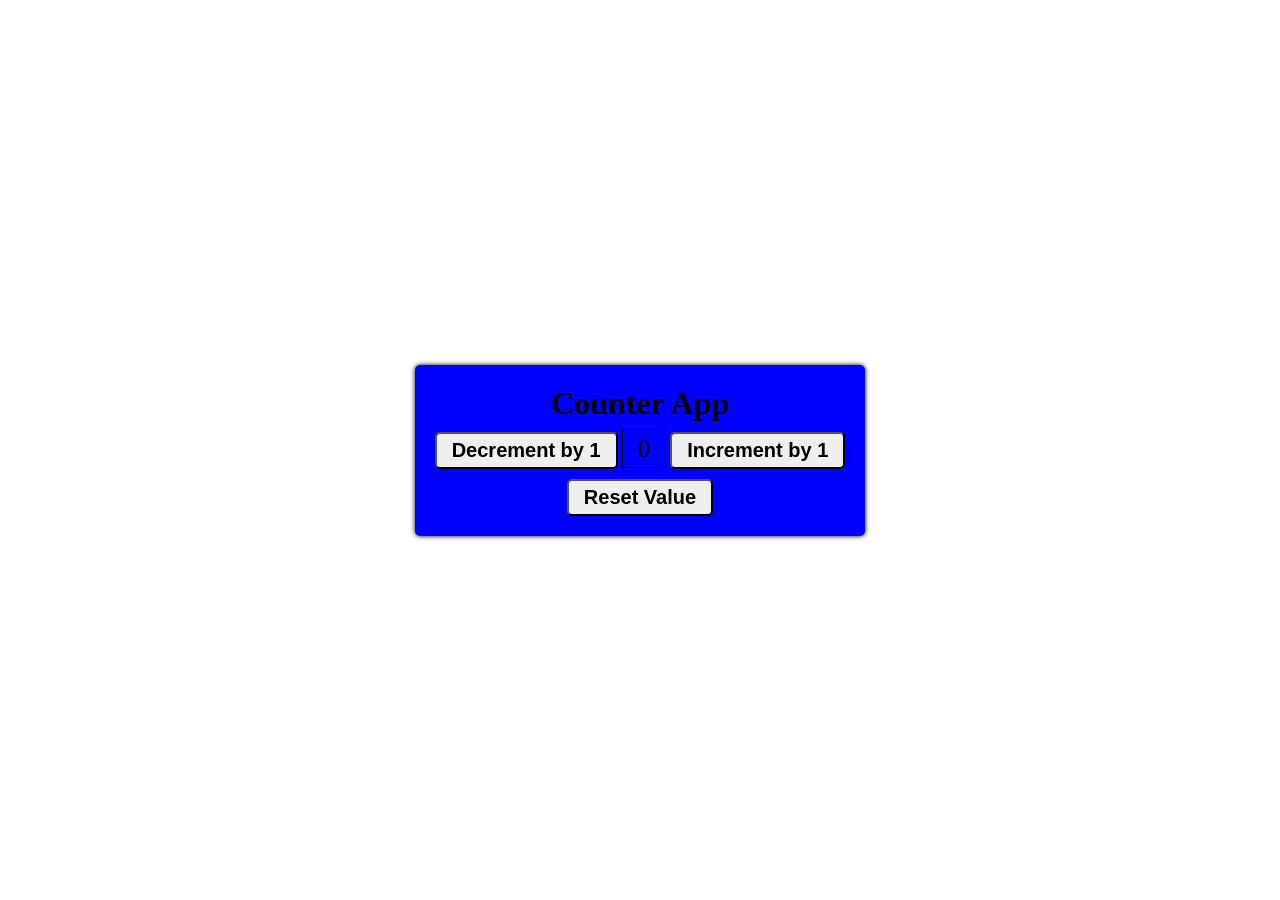
<file: 27-feb assignment dom/Counter App/index.html>
<!DOCTYPE html>
<html lang="en">
  <head>
    <meta charset="UTF-8" />
    <meta http-equiv="X-UA-Compatible" content="IE=edge" />
    <meta name="viewport" content="width=device-width, initial-scale=1.0" />
    <!-- adding the css file -->
    <link rel="stylesheet" href="./style.css" />
    <title>Counter App</title>

  </head>
  <body>
    <!-- for counter app card -->
    <div class="container">
      <h1>Counter App</h1>

      <div>
        <button id="decrementBtn">Decrement by 1</button>
        <span id="displayValue">0</span>
        <button id="incrementBtn">Increment by 1</button>
      </div>

      <!-- button to reset the value -->
      <button id="resetBtn">Reset Value</button>
    </div>
  </body>
  <!-- adding the js file -->
  <script src="./script.js"></script>
</html>
</file>
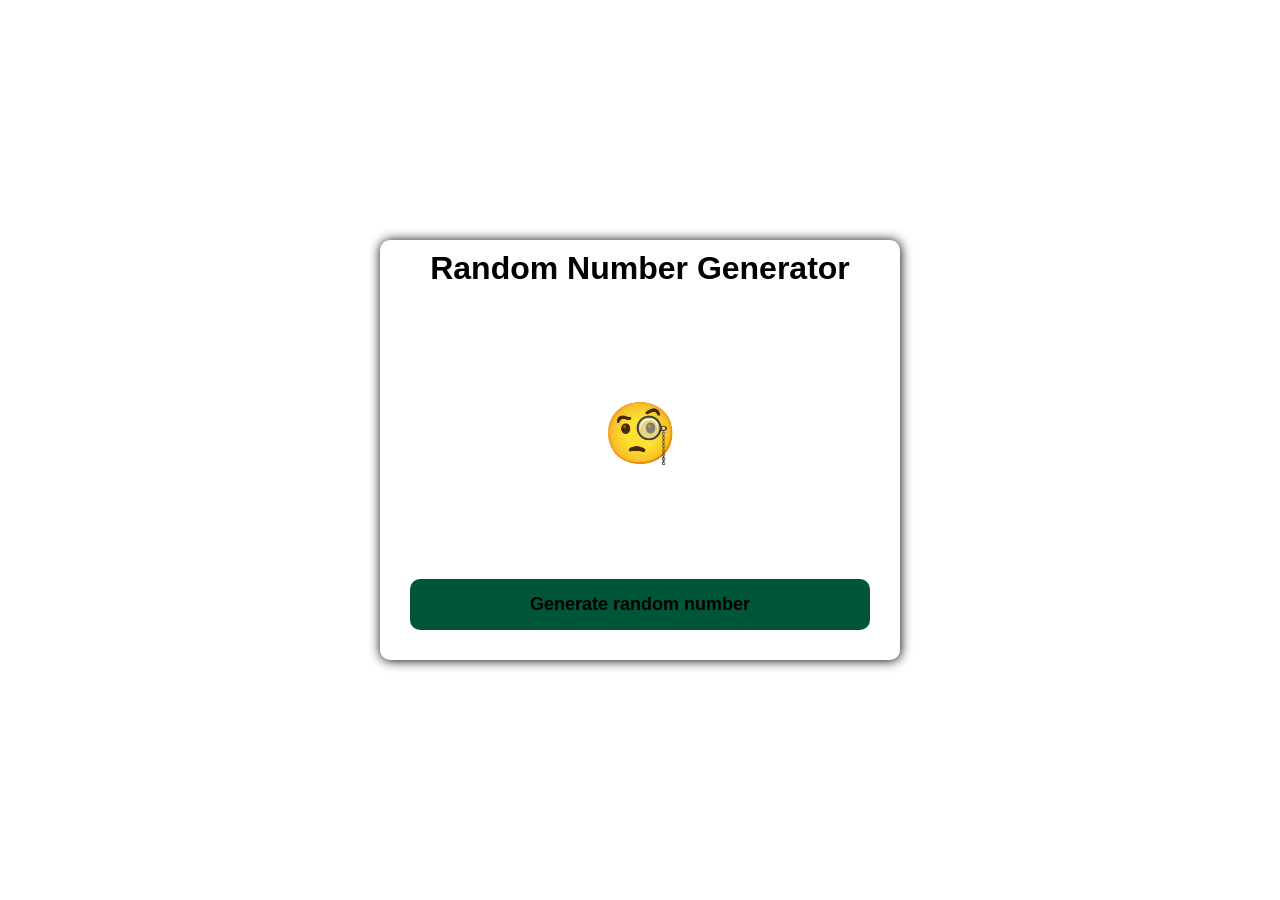
<file: HOF and functional programming assignment/Q2. random number generator/index.html>
<!DOCTYPE html>
<html lang="en">

<head>
    <meta charset="UTF-8">
    <meta http-equiv="X-UA-Compatible" content="IE=edge">
    <meta name="viewport" content="width=device-width, initial-scale=1.0">
    <title>random number generator</title>
    <!-- css -->
    <link rel="stylesheet" href="./style.css">
</head>

<body>
    <div class="container">
        <h1>Random Number Generator</h1>
        <div id="result">🧐</div>
        <div id="progress"></div>

        <button id="btn">Generate random number</button>
    </div>
</body>
<script src="./script.js"></script>

</html>
</file>
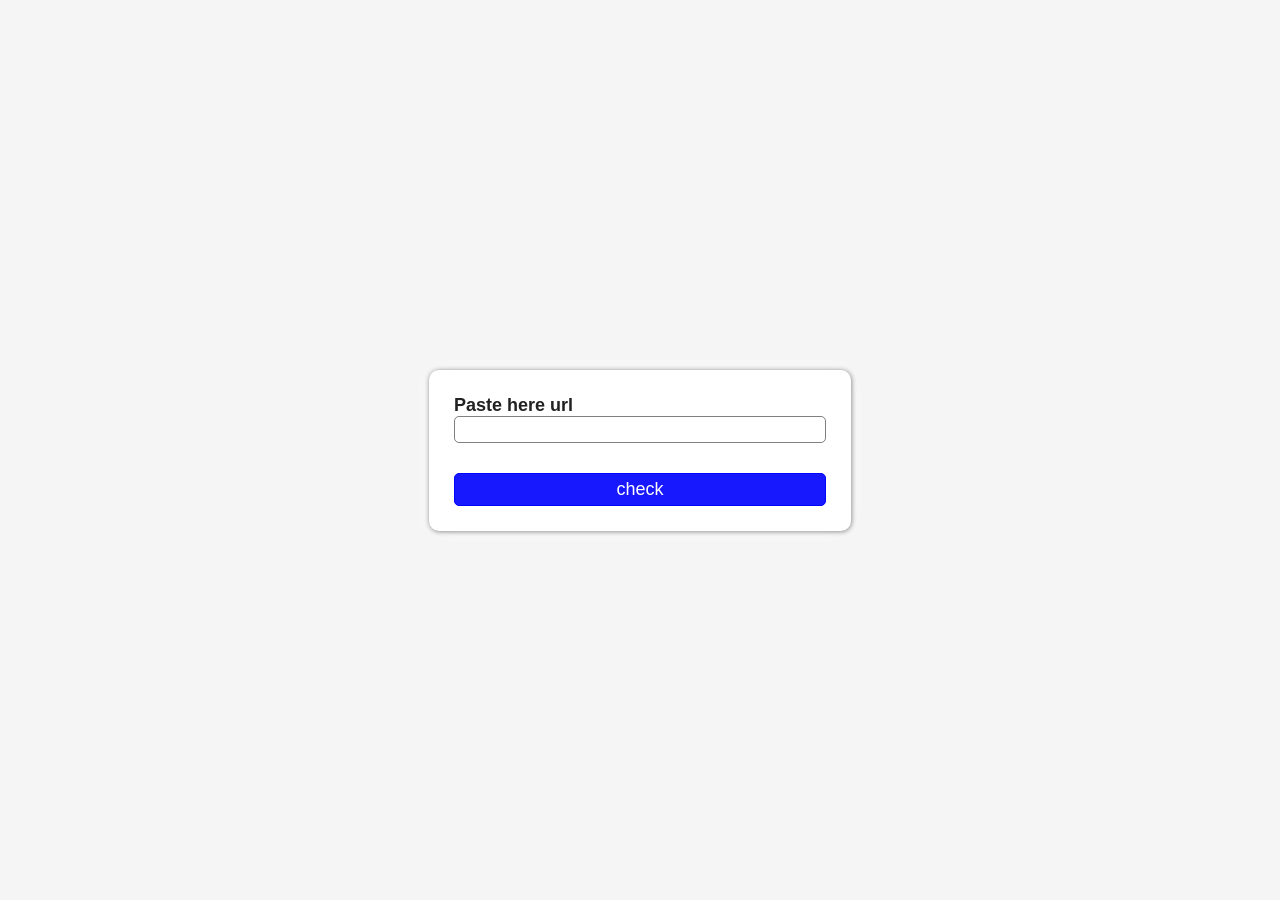
<file: HOF and functional programming assignment/Q5. URL validation/index.html>
<!DOCTYPE html>
<html lang="en">

<head>
    <meta charset="UTF-8">
    <meta http-equiv="X-UA-Compatible" content="IE=edge">
    <meta name="viewport" content="width=device-width, initial-scale=1.0">
    <title>url validation</title>
    <!-- css -->
    <link rel="stylesheet" href="./style.css">
</head>

<body>
    <div class="container">
        <label for="url">Paste here url</label>
        <input type="text" id="url">
        <button id="btn">check</button>
    </div>
</body>
<script src="./script.js"></script>

</html>
</file>
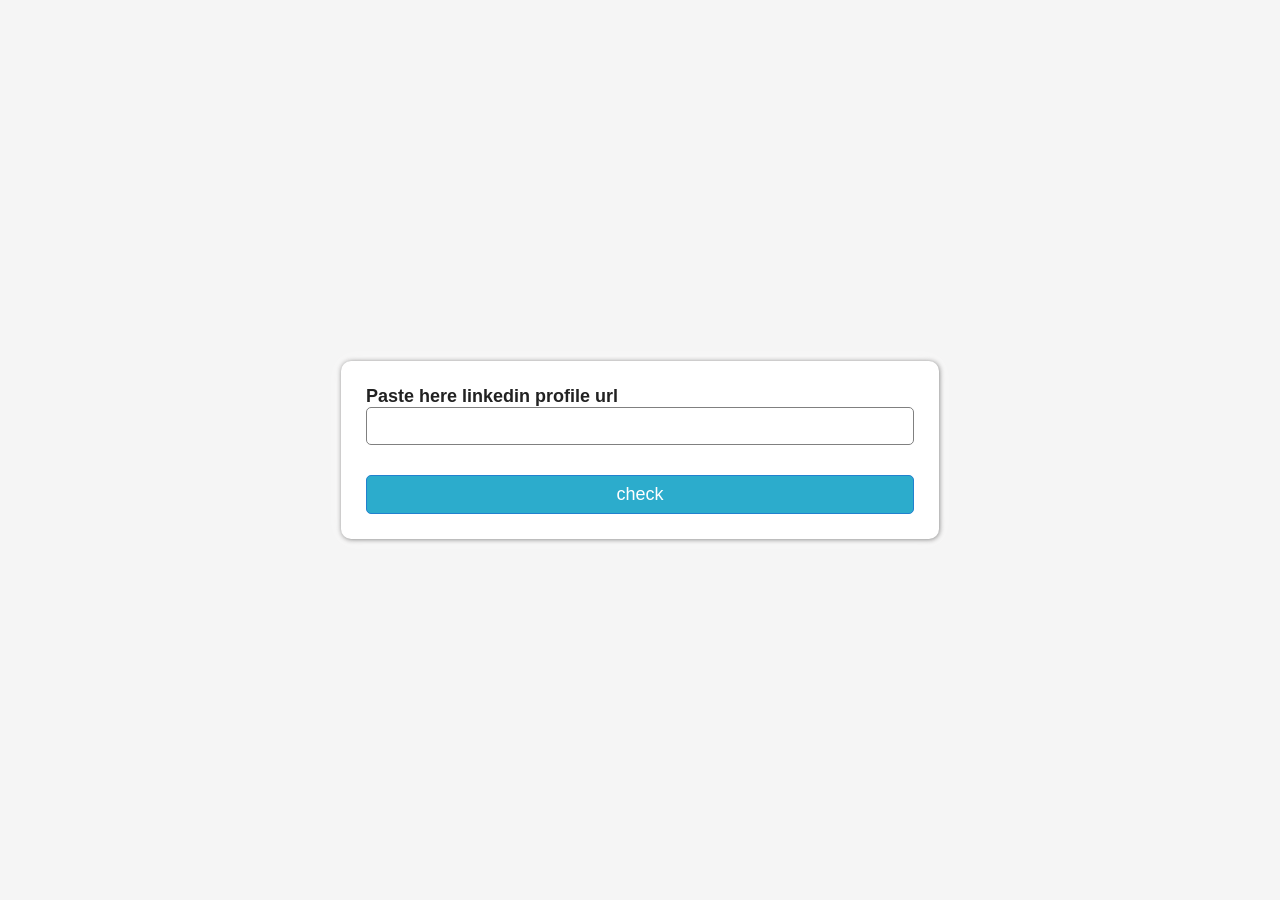
<file: HOF and functional programming assignment/Q6. linkedin profile url validator/index.html>
<!DOCTYPE html>
<html lang="en">

<head>
    <meta charset="UTF-8">
    <meta http-equiv="X-UA-Compatible" content="IE=edge">
    <meta name="viewport" content="width=device-width, initial-scale=1.0">
    <title>linkedin profile url validator</title>
    <!-- css -->
    <link rel="stylesheet" href="./style.css">
</head>

<body>
    <div class="container">
        <label for="url">Paste here linkedin profile url</label>
        <input type="text" id="url">
        <button id="btn">check</button>
    </div>
</body>
<script src="./script.js"></script>

</html>
</file>
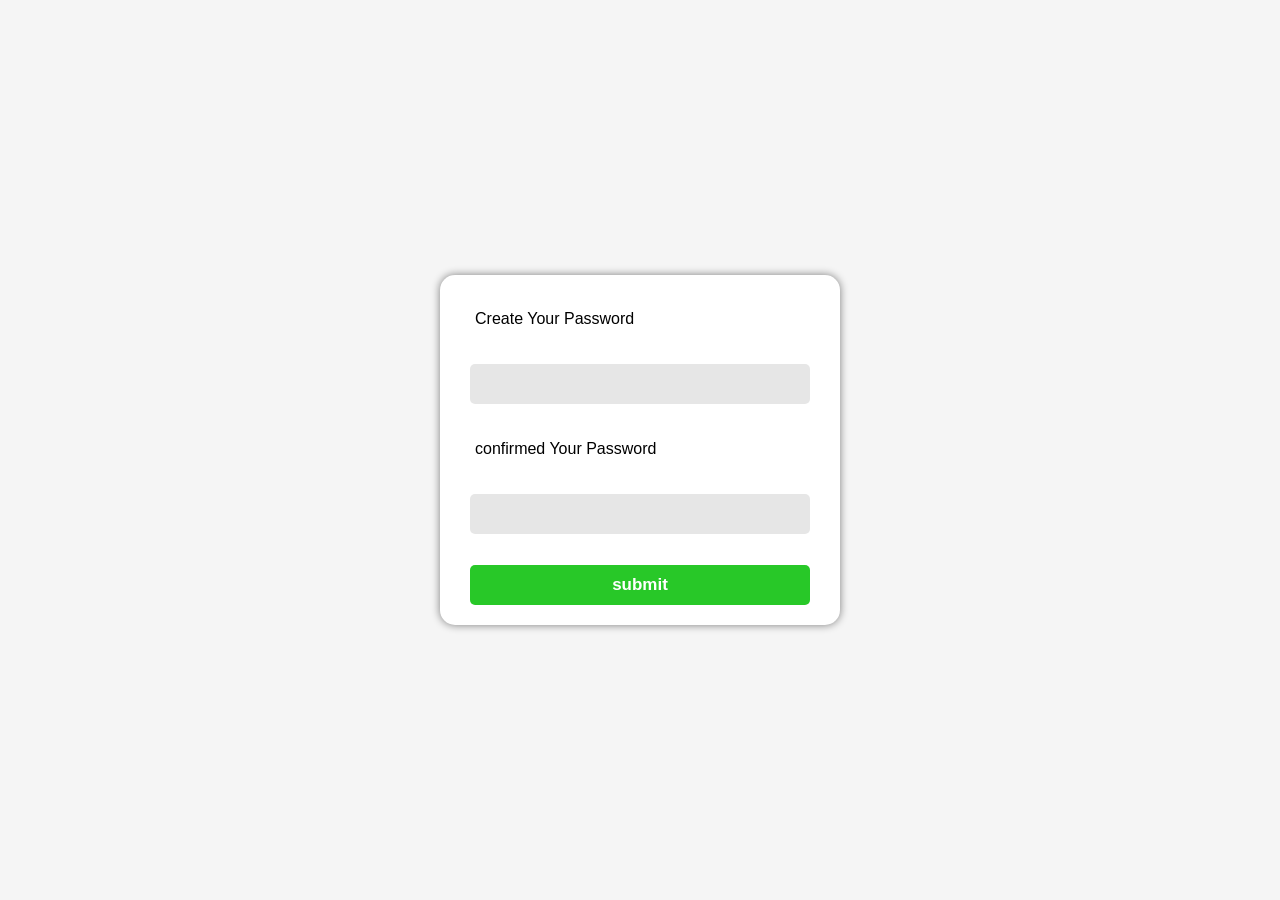
<file: milestones-1/Q1. password validator/index.html>
<!DOCTYPE html>
<html lang="en">
<head>
    <meta charset="UTF-8">
    <meta http-equiv="X-UA-Compatible" content="IE=edge">
    <meta name="viewport" content="width=device-width, initial-scale=1.0">
    <!-- css -->
    <link rel="stylesheet" href="./style.css">
    <title>password validator</title>
</head>
<body class="flex">
    <section>
        <div class="container">
            <form class="flex">
                <label for="password">Create Your Password</label>
                <input type="password" id="password">
                <label for="c-password">confirmed Your Password</label>
                <input type="password" id="c-password">
                <button id="submit-btn">submit</button>
            </form>
        </div>
    </section>

    <script src="./script.js"></script>
</body>
</html>
</file>
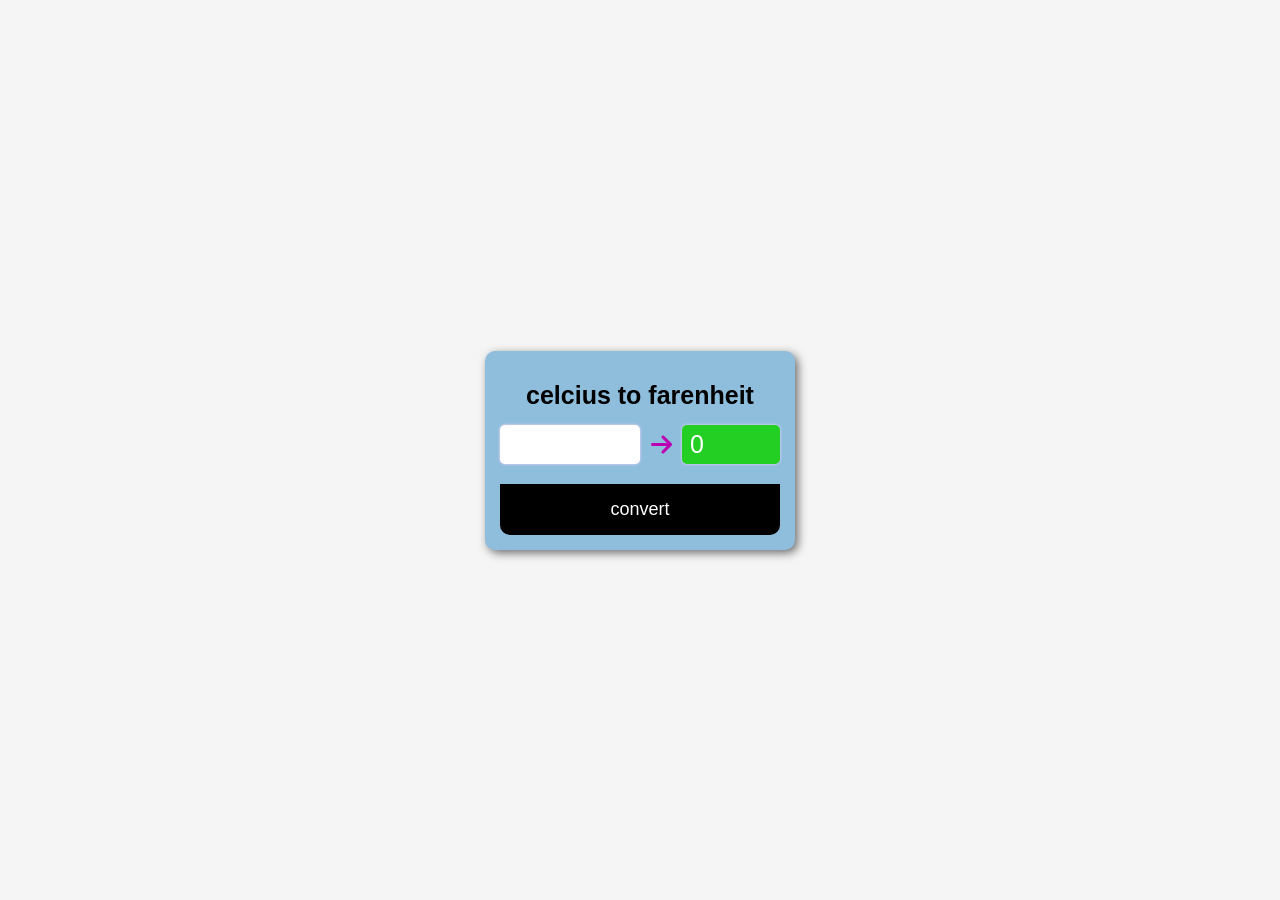
<file: milestones-1/Q11. unit converter/index.html>
<!DOCTYPE html>
<html lang="en">
<head>
    <meta charset="UTF-8">
    <meta http-equiv="X-UA-Compatible" content="IE=edge">
    <meta name="viewport" content="width=device-width, initial-scale=1.0">
    <!-- css -->
    <link rel="stylesheet" href="style.css">
    <!-- font awesome -->
    <link rel="stylesheet" href="https://cdnjs.cloudflare.com/ajax/libs/font-awesome/6.3.0/css/all.min.css" integrity="sha512-SzlrxWUlpfuzQ+pcUCosxcglQRNAq/DZjVsC0lE40xsADsfeQoEypE+enwcOiGjk/bSuGGKHEyjSoQ1zVisanQ==" crossorigin="anonymous" referrerpolicy="no-referrer" />
    <title>unit convertor</title>
</head>
<body class="flex">
    <section class="flex">
        <div class="container flex">
            <p>celcius to farenheit</p>
            <div class="flex">
                <input type="number" id="celcius">
                <i class="fa-solid fa-arrow-right"></i>
                <span id="result">0</span>
            </div>
            <button id="btn">convert</button>
        </div>
    </section>

    <script src="./script.js"></script>
</body>
</html>
</file>
<file: 03FEB HTML & CSS Project  1/style.css>
* {
    margin: 0;
    padding: 0;
    box-sizing: border-box;
    font-family: "Red Rose", cursive;
  }
  
  body {
    background-size: cover;
    background-attachment: fixed;
    width: 100%;
    height: 100%;
    background-image: linear-gradient(rgba(0, 0, 0, 0.5), rgba(0, 0, 0, 0.5)),
      url("./assets/pexels-maxyne-barcel-10402282 1.png");
    
  }
  
  
  .navbar {
    display: flex;
    padding: 0 60px 0 60px;
    margin-top: 32px;
    justify-content: space-between;
    align-items: center;
  }
  
  .list {
    display: flex;
    align-items: center;
    gap: 63px;
    list-style: none;
    font-family: "Red Rose";
    font-style: normal;
    font-weight: 400;
    font-size: 18px;
    line-height: 22px;
    color: #ffc233;
  }
  
  .logo,
  .list-items {
    cursor: pointer;
  }
  
  .button-order {
    padding: 12px 40px;
    background-color: #ff505f;
    border-radius: 4px ;
    border: none;
    font-family: "Red Rose";
    font-style: normal;
    font-weight: 700;
    font-size: 24px;
    line-height: 30px;
    color: #ffffff;
    cursor: pointer;
  }
  
  .mainHero {
    max-width: 1154px;
    margin: 0 auto;
    text-align: center;
    margin-top: 119px;
  }
  
  .hero-heading {
    font-family: "Dela Gothic One", cursive;
    font-style: normal;
    font-weight:300;
    font-size: 60px;
    line-height: 80px;
    color: #ffc233;
    margin: 0 195px;
  }
  
  .button-ReadOurMenu {
    background: #ff505f;
    font-size: 32px;
    color: #ffffff;
    font-family: "Red Rose";
    font-style: normal;
    font-weight: 700;
    padding: 20px 50px;
    margin-top: 64px;
    line-height: 40px;
    border: none;
    cursor: pointer;
    border-radius: 4px ;
  }
  
  .bottom-Scroll {
    position: absolute;  
    bottom: 16px;
    right: 32px;
  }
  .bottom-Scroll img{
    width: 80%;
    height: 80%;
  }
</file>
<file: 09 FEB HTML & CSS Project  1/style.css>
body {
  background-color: #fff;
  height: 100vh;
}

h1 {
  font-size: 50px;
  text-align: center;
}

.laptop_large,
.laptop,
.tablet,
.mobile {
  font-size: 40px;
  text-align: center;
  display: none;
}

@media screen and (max-width: 1440px) {
  body {
      background-color: brown;
  }

  .laptop_large {
      display: block;
  }
}


@media screen and (max-width: 1024px) {
  body {
      background-color: chartreuse;
  }

  .laptop_large {
      display: none;
  }

  .laptop {
      display: block;
  }
}


@media screen and (max-width: 768px) {
  body {
      background-color: darkorange;
  }

  .laptop_large {
      display: none;
  }

  .laptop {
      display: none;
  }

  .tablet {
      display: block;
  }
}


@media screen and (max-width: 425px) {
  body {
      background-color: darkolivegreen;
  }

  .laptop_large {
      display: none;
  }

  .laptop {
      display: none;
  }

  .tablet {
      display: none;
  }

  .mobile {
      display: block;
  }
}
</file>
<file: 10 FEB ASSIGN 5/style.css>
*{
    margin: 0;
    padding: 0;
    outline: none;
    box-sizing: border-box;
}
body {
    background-color: #03032f;
}


header {
    display: flex;
    flex-direction: column;
}
nav {
    display: flex;
    justify-content: flex-end;
    margin: 20px;
}
nav ul {
    display: flex;
    gap: 20px;
    color: #ffffff;
    list-style: none;
}
nav ul .option-home {
    background-color: #4d4dcc;
    padding: 3px;
    border-radius: 10px;
}
nav li {
    cursor: pointer;
}
nav img {
    display: none;
}


.intro {
    display: flex;
    justify-content: center;
    align-items: center;
    margin-bottom: 50px;
}
.intro-left {
    display: flex;
    flex-direction: column;
}
.intro-left .intro-line1 {
    display: flex;
    gap: 10px;
    color: #ffffff;
}
.intro-left .intro-line1 img {
    width: 25px;
}
.intro-left .intro-line2 {
    display: flex;
    flex-direction: column;
}
.intro-left .intro-line2 h1 {
    color: #ffffff;
}
.intro-left .intro-line2 h2 {
    color: #ffff00;
}

.intro-right img{
    width: 400px;
}


.project{
    display: flex;
    flex-direction: column;
    justify-content: center;
    align-items: center;
}
.project h1{
    text-align: center;
    color: #ffffff;
}
.horizontal-divider{
    height: 10px;
    width: 200px;
    background-color: blue;
    border-radius: 20px;
    margin-bottom: 20px;
}
.project-list{
    display: grid;
    grid-template-columns: 1fr 1fr;
    grid-template-rows: 1fr 1fr;
    column-gap: 20px;
}
.project {
    text-align: center;
    color: #ffffff;
}
.project img {
    width: 300px;
}


.footer-heading {
    display: flex;
    flex-direction: column;
    align-items: center;
    margin-top: 20px;
}
footer h1 {
    color: #ffffff;
}
.social-icon {
    display: flex;
    justify-content: center;
    align-items: center;
    gap: 15px;
    margin-bottom: 20px;
}
.social-icon a img{
    width: 25px;
}

/* Here media query css */
@media screen and (max-width: 860px) {
    nav {
        justify-content: flex-start;
    }
    nav img {
        display: inline-block;
        width: 20px;
        cursor: pointer;
    }
    nav ul {
        display: none;
    }
    .intro {
        flex-direction: column;
    }
    .intro-right img {
        width: 200px;
    }
    .project-list {
        grid-template-columns: 1fr;
        grid-template-rows: 1fr;
        column-gap: 20px;
    }
    .project img {
        width: 250px;
    }
}
</file>
<file: 4FEB HTML & CSS PROJECT 2/style.css>
* {
    margin: 0;
    padding: 0;
    box-sizing: border-box;
    font-family: "Poppins", sans-serif;
  }
  /* css of main container */
  .container {
    width: 100vw;
    margin: 0 auto;
    padding: 0 80px;
  }
    /* css of main navBAar */

  .navbar-container img{
    width:85% ;
    height:85% ;
  }

  .navbar-container {
    display: flex;
    align-items: center;
    justify-content: space-between;
    margin-top: 35px;
  }
  
  .navBar-list {
    flex-grow: 1;
    padding-left: 62px;
  }
  /* css of list items */
  .listItems {
    display: flex;
    align-items: center;
    list-style: none;
    gap: 36px;
    font-family: "Poppins";
    font-style: normal;
    font-weight: 400;
    font-size: 16px;
    line-height: 24px;
    color: #000;
  }
  
  .listItems li {
    cursor: pointer;
  }
  
  .listItems li:hover {
    color: #5955b3;
  }
    /* css of navbar button */
  .navbarButton{
    padding: 14px 28px;
    background-color: #5955b3;
    border: none;
    border-radius: 12px;
    font-family: "Poppins";
    font-style: normal;
    font-weight: 500;
    font-size: 16px;
    line-height: 24px;
    display: flex;
    align-items: center;
    text-align: center;
    color: #ffffff;
  }
     /* css of image banner */
  .bannerContainer{
    display: flex;
    align-items: center;
    justify-content: space-between;
    margin-top: 35px;
  }
    /* css of right side  description Title */
   .descriptionTitle {
    font-family: "Poppins";
    font-style: normal;
    font-weight: 600;
    font-size: 55px;
    line-height: 65px;
    color: #3b2c64;
  }
  
  .descriptionTitle span {
    color: #5a55b9;
  }
  
  .descriptionText{
    font-family: "Poppins";
    font-style: normal;
    font-weight: 400;
    font-size: 16px;
    line-height: 26px;
    letter-spacing: 0.01em;
    color: #4d4d4d;
    margin-top: 28px;
  }

  .rightSideImage img{
    width:110% ;
    height:110% ;
  }
  .btn {
    margin-top: 70px;
  }
</file>
<file: 5 FEB HTML & CSS PROJECT 3/style.css>
*{
  margin: 0;
  padding: 0;
  box-sizing: border-box;
  font-family: "Poppins", sans-serif;
}

.navBar{
  background-color: #000;
  display: flex;
  justify-content: space-between;
  align-items: center;
  padding: 31px 83px;
  height: 75px;
}

.listItmes {
  flex-grow: 1;
}

img {
  width: 92px;
  height: 32px;
}

.line {
  width: 1px;
  height: 50px;
  background-color: #fff;
  margin-left: 63px;
}

.listItmes-manu {
  display: flex;
  align-items: center;
  gap: 63px;
  list-style: none;
  font-family: "Poppins";
  font-style: normal;
  font-weight: 600;
  font-size: 16px;
  line-height: 24px;
  color: #ffffff;
  margin-left: 64px;
}

.logo,
.listItem {
  cursor: pointer;
}

.firstButton {
  padding: 7px 28px;
  background: #ba0cc5;
  border-radius: 6px;
  border: none;
  font-family: "Poppins";
  font-style: normal;
  font-weight: 600;
  font-size: 16px;
  line-height: 24px;
  color: #ffffff;
  cursor: pointer;
}

.infoSection {
  background-image: url("./asset/bg.png");
  height:100vh;
  background-size:cover;
  background-attachment: fixed;
  text-align: center;
}

.infoSection-heading {
  max-width: 846px;
  margin: 0 auto;
  padding-top: 140px;
  color: #ffffff;
  font-size: 64px;
  font-style: normal;
  font-weight: 700;
  line-height: 80px;
  text-align: center;
}

.infoSection-description {
  font-family: "Poppins";
  color: #ffffff;
  font-size: 30px;
  font-style: normal;
  font-weight: 500;
  line-height: 45px;
}

.secondButton {
  border-radius: 11.2308px;
  font-family: "Poppins";
  font-style: normal;
  font-weight: 600;
  background: #ba0cc5;
  color: #ffffff;
  font-size: 24px;
  line-height: 45px;
  border: none;
  padding: 14px 22px;
  margin-top: 55px;
  cursor: pointer;
}
</file>
<file: 11 FEB PROJECTS/Beats/style.css>
* {
    margin: 0;
    padding: 0;
    outline: 0;
    box-sizing: border-box;
    background: #0f0f10;
    font-family: "Poppins", sans-serif;
    color: #ffffff;
}

body {
    margin: 0 15vw;
}


a {
    text-decoration: none;
    cursor: pointer;
}


li {
    list-style: none;
}

/*  navigation bar CSS */
nav {
    display: flex;
    width: 100%;
    align-items: center;
    justify-content: space-between;
    padding: 30px 0;
}

nav img {
    width: 25px;
    height: 25px;
    cursor: pointer;
}

nav ul {
    display: flex;
}

nav ul li {
    margin-right: 40px;
    cursor: pointer;
    transition: .3s;
}


nav ul li a {
    font-weight: 700;
    font-size: 14px;
    color: white;
}

nav ul li:first-child a {
    font-weight: 700;
    font-size: 14px;
}

.rightSideNav {
    display: flex;
    align-items: center;
}

.rightSideNav button {
    background: #1e1e21;
    border-radius: 8px;
    font-weight: 300;
    font-size: 14px;
    padding: 10px 40px;
    cursor: pointer;
    transition: .3s;
}


main {
    display: flex;
    align-items: flex-start;
    margin-top: 30px;
    position: relative;
}

.mainImgEarphone {
    width: 230px;
    position: relative;
    top: -210px;
    left: 90px;
}

.main {
    margin-left: 180px;
}

.onEarImg {
    width: 320px;
    margin-left: 50px;
}

.main h1 {
    font-weight: 600;
    font-size: 48px;
    margin-bottom: 25px;
}

.main h4 {
    font-weight: 500;
    font-size: 20px;
    margin-bottom: 25px;
}

.main p {
    width: 65%;
    font-size: 16px;
    font-weight: 300;
    color: #bdc0c2;
    line-height: 25px;
    margin-bottom: 25px;
}

.shoppingBagAdd {
    display: flex;
    align-items: center;
    gap: 30px;
    background: #1e1e21;
    border-radius: 8px;
    width: fit-content;
    padding: 10px 40px;
}

.shoppingBagAdd img {
    width: 20px;
    background-color: transparent;
    cursor: pointer;

}


.shoppingBagAdd p {
    margin-bottom: 0;
    color: white;
    background-color: transparent;
}

.shoppingBagAdd span {
    background-color: transparent;
}

/* styling the social media section */
.socialMedia {
    display: flex;
    align-items: center;
    justify-content: space-around;
    padding: 0 50px;
    position: relative;
    top: -50px;
    margin-bottom: 40px;
}

.socialMedia img {
    scale: 0.8;
}

/* styling the specification section */
.specification {
    display: flex;
    flex-direction: column;
    align-items: center;
}

.specificationLogo,
.case-logo {
    scale: 0.7;
    margin-bottom: 20px;
}

.specification-list {
    display: flex;
}

.specification-list img {
    scale: 0.7;
}
.specification-list img:last-child {
    width: 350px;
}

.specification-list-items div {
    margin-bottom: 20px;
}


.specification-list-items div p {
    font-size: 11px;
}

.specification-list-items div p:last-child {
    color: #bdc0c2;
    font-size: 10px;
    margin-top: 5px;
    width: 65%;
}

.specification-list-items div:first-child,
.specification-list-items div:last-child {
    margin-left: 30px;
}

.case-box {
    margin-top: 80px;
    display: flex;
    flex-direction: column;
    align-items: center;
}

.case-box-item{
    display: flex;
    gap: 30px;
    align-items: center;
    justify-content: center;
}

.case-box-item-img {
    scale: 0.8;
}

.case-box-item div {
    width: 20%;
    cursor: pointer;
    transition: -3s;
}

.case-box-item div p:first-child {
    color: #bdc0c2;
    font-size: 12px;
    font-weight: 400;
    line-height: 25px;
    margin-bottom: 20px;
}

.case-box-item div p:last-child img {
    scale: 0.8;
    background-color: transparent;
}

.case-box-item div p:last-child {
    width: fit-content;
    background: #1e1e21;
    border-radius: 8px;
    display: flex;
    align-items: center;
    gap: 20px;
    font-size: 12px;
    padding: 10px 20px;
}

.product-buy{
    background: #181a1b;
    border-radius: 12px;
    display: flex;
    align-items: center;
    justify-content: center;
    gap: 50px;
    margin-top: 70px;
    padding: 40px 0;
}

.product-buy div,
.product-buy p,
.product-buy h3,
.product-buy img {
    background-color: transparent;
}

.product-buy div {
    width: 25%;
    cursor: pointer;
}

.product-buy div h3 {
    font-weight: 600;
    font-size: 18px;
    margin-bottom: 15px;
}

.product-buy div p {
    color: #bdc0c2;
    font-size: 14px;
    margin-bottom: 15px;
}

.product-buy div div {
    display: flex;
    align-items: center;
    width: fit-content;
    background: #000000;
    border-radius: 8px;
    padding: 10px 20px;
}

.product-buy div div img {
    scale: 0.8;
    margin-right: 10px;
}

.product-buy div div p {
    margin-bottom: 0;
    font-size: 12px;
    color: white;
}

/* designing the product section for displaying the items */
.product-style {
    display: flex;
    flex-direction: column;
    margin: 0 150px;
}

.product-style-logo {
    display: flex;
    flex-direction: column;
}

.product-style-logo {
    scale: 0.3;
}

.product-items {
    display: flex;
    align-items: center;
    justify-content: center;
    flex-wrap: wrap;
    gap: 50px;
    padding-left: 50px;
}

.product-card {
    position: relative;
    width: 130px;
    height: 130px;
    background: #181a1b;
    border-radius: 8px;
    cursor: pointer;
}

.product-img {
    width: 75px;
    height: 100px;
    position: absolute;
    z-index: 100;
    top: -40px;
    left: 28px;
}

.product-img,
.product-card p,
.product-card span,
.product-card img,
.product-card div {
    background-color: transparent;
}

.product-info {
    position: absolute;
    bottom: 0;
    width: 100%;
    display: flex;
    align-items: flex-end;
    justify-content: space-between;
    padding: 10px 15px;
}

.product-info p {
    font-size: 12px;
}

.product-info p span {
    color: #bdc0c2;
}

.product-info div {
    background: #0a0a0b;
    border-radius: 8px;
    padding: 2px 6px;
}

.product-info div img {
    width: 13px;
    height: 13px;
}

footer {
    margin: 100px 0;
    display: flex;
    align-items: flex-start;
    justify-content: space-between;
    position: relative;
}

.footer-logo {
    scale: 0.8;
    cursor: pointer;
    transition: -3s;
}

.footer-logo:hover {
    transform: translate(0, -4px);
}

ul li a {
    font-size: 12px;
    color: #BDC0C2;
}

ul li:first-child a {
    font-size: 16px;
    font-weight: 400;
    color: white;
}

ul li:first-child {
    margin-bottom: 10px;
}

.footer-subscription {
    display: flex;
    flex-direction: column;
    gap: 30px;
    cursor: pointer;
}

.footer-subscription div:first-child {
    background: #181A1B;
    border-radius: 8px;
    padding: 5px 10px;
    display: flex;
}

.footer-subscription div:first-child input {
    border: none;
    background-color: transparent;
}

.subscribe-button {
    background: #0A0A0B;
    border-radius: 8px;
    padding: 10px 20px;
    border: none;
    display: flex;
    align-items: center;
    gap: 10px;
}

.subscribe-button img {
    scale: 0.8;
}

.subscribe-button p {
    font-size: 12px;
}

.footer-subscription div:last-child img {
    margin-right: 10px;
    scale: 0.8;
}

.arrow-up {
    position: absolute;
    right: -160px;
    scale: 0.8;
}

/* media query */
@media screen and (max-width: 1140px) {
    body {
        margin: 0 100px;
    }

    .product-items {
        padding-left: 0;
        justify-content: center;
    }

    .arrow-up {
        display: none;
    }
}

@media screen and (max-width: 880px) {
    body {
        margin: 0 15px;
    }

    .nav-right-section ul {
        z-index: 10;
    }

    main {
        display: flex;
        align-items: center;
        margin-top: 0px;
    }

    .mainImg {
        width: 70vw;
        opacity: 0.3;
        z-index: 1;
        top: -150px;
        margin: auto;
    }

    .main {
        margin: 5px;
        width: 100%;
        display: flex;
        flex-direction: column;
        justify-content: center;
    }

    .onEarImg {
        width: 80%;
        margin-left: 0;
    }

    .shopping-bag-section {
        align-items: center;
        gap: 14px;
        border-radius: 7px;
    }


}

@media screen and (max-width: 650px) {
    body {
        margin: 0 8px;
    }

    nav {
        justify-content: space-around;
        align-items: center;
    }

    nav ul li {
        margin-right: 10px;
        font-size: 12px;
    }

    nav ul li a {
        font-weight: 500;
    }

    .nav-right-section {
        display: flex;
        align-items: center;
    }

    .nav-right-section button {
        font-weight: 200;
        font-size: 10px;
        padding: 4px 6px;
    }

    main {
        display: flex;
        padding-bottom: 150px;
        padding-top: 50px;
    }

    .mainImg {
        display: none;
    }

    .main {
        margin-left: 0px;
        align-items: center;
        justify-content: center;
        background-image: url(./assists/Photos/specsImage.png);
        background-size: cover;
        background-repeat: no-repeat;
    }

    .onEarImg {
        width: 60%;
        margin-left: 0px;
    }

    .main h1 {
        text-align: center;
        background: none;
    }

    .main h4 {
        text-align: center;
        background: none;
    }

    .main p {
        width: 70%;
        text-align: center;
        background: none;
    }

    .shopping-bag-section {
        gap: 10px;
        width: 210px;
        height: 45px;
    }

    .social-media-section {
        justify-content: center;
        padding: 0 60px;
        gap: 6px;
    }

    .social-media-section img {
        width: 70px;
    }
    .specification-list img:last-child {
        width: 200px;
        height: 250px;
    }
    .case-item {
        flex-direction: column;
        gap: 0px;
        width: 100%;
    }

    .case-item div p:first-child {
        font-weight: 400;
        line-height: 20px;
        width: 100%;
    }

    .case-item div {
        width: 100%;
    }

    .case-item-img {
        width: 100%;
    }

    .case-item div p:last-child img {
        scale: 0.8;
    }

    .case-item div p:last-child {
        width: 100%;
        text-align: center;
    }

    .buy-product {
        flex-direction: column-reverse;
        border-radius: 10px;
        gap: 10px;
        margin-top: 100px;
        padding: 100px 0;
        margin-bottom: 60px;
    }

    .buy-product img:last-child {
        width: 100%;
    }

    .buy-product div {
        display: flex;
        flex-direction: column;
        width: 100%;
        justify-content: center;
        align-items: center;
    }

    .buy-product div div {
        width: 200px;
    }

    .product {
        margin: 0 0;
    }

    .product-logo {
        display: flex;
        flex-direction: column;
    }

    .product-logo {
        scale: 0.3;
    }

    .product-items {
        display: flex;
        align-items: center;
        flex-wrap: wrap;
        gap: 40px;
        padding-left: 0px;
    }

    .product-img {
        width: 65px;
        height: 95px;
    }

    /* footer */
    footer {
        flex-direction: column;
        justify-content: center;
        align-items: center;
    }

    footer ul {
        display: flex;
        gap: 5px;
    }

    footer ul li {
        font-size: 6px;
    }

    .footer-subscription div:first-child {
        width: 100%;
        padding: 5px 15px;
        margin: auto;
        align-items: center;
    }

    .subscribe-button {
        width: 30vw;
    }

    .footer-subscription div:first-child input {
        width: 50vw;
    }

    .footer-subscription div:last-child {
        display: flex;
        justify-content: center;
        align-items: center;
    }

}
</file>
<file: 11 FEB PROJECTS/multiple page of web/style.css>
* {
    margin: 0;
    padding: 0;
    outline: 0;
    box-sizing: border-box;
    font-family: 'poppins', sans-serif;
}

body {
    max-width: 1440px;
    background-color: #f5f5f5;
    overflow: hidden;
    margin: auto;
}


nav {
    height: 15vh;
    display: flex;
    align-items: center;
    justify-content: space-between;
    padding: 0 5%;
}


nav img {
    width: 150px;
}


nav .menu {
    display: flex;
    align-items: center;
}

nav .menu a {
    text-decoration: none;
    margin-right: 50px;
    font-weight: 600;
}
nav .menu a:hover, nav .menu a:focus {
    color: #20bc7e;
}

nav .menu a:first-child {
    font-weight: 700;
    color: #20bc7e;
}

a {
    text-decoration: none;
    color: black;
}


section.mainSection {
    display: flex;
    align-items: center;
    justify-content: space-between;
    height: 85vh;
}

.leftSection {
    width: 50%;
    margin-left: 5%;
    position: relative;
}

.rightSection {
    width: 50%;
}

.topAngle{
    width: 25px;
}

.leftSection h1 {
    font-size: 70px;
}

.leftSection p {
    color: #7c7c7c;
    font-size: 18px;
    margin: 20px 0;
}

.bottomAngle {
    width: 25px;
    position: absolute;
    right: 25px;
}

.stethoScope {
    position: absolute;
    width: 90%;
    top: -60px;
    right: -25%;
    z-index: -1;
}

.mouse {
    position: absolute;
    right: -30px;
    bottom: 0;
    width: 30px;
}

.leftSection button {
    color: white;
    border: none;
    padding: 15px 40px;
    border-radius: 40px;
    background-color: #20bc7e;
    font-size: 25px;
    font-weight: 700;
}

/* right section */
.greenBox,
.yellowBox {
    position: absolute;
    right: 0;
}

.greenBox {
    width: 35%;
    bottom: 30px;
}

.yellowBox {
    width: 30%;
    bottom: 50px;
}

.doctorImg {
    position: absolute;
    right: 0;
    bottom: 0;
    height: 90%;
}

/* media query */

@media screen and (max-width: 1115px) {
    nav {
        height: 10vh;
        padding: 0 20px;
    }

    nav img {
        width: 80px;
    }

    nav .menu {
        justify-content: center;
        gap: 20px;
    }

    nav .menu a {
        margin-right: 0px;
        font-weight: 500;
    }

    .leftSection h1 {
        font-size: 50px;
    }
    .leftSection p {
        font-size: 14px;
        margin: 20px 0;
        color: #5c5c5c;
    }
    .greenBox {
        width: 35%;
        top: 80px;
    }
    
    .yellowBox {
        width: 30%;
        top: 100px;
    }
    .doctor {
        height: 50%;
        top: 70px;
    }
    .leftSection {
        position: absolute;
        top: 70px;
        left: 5px;
        z-index: 10;
    }
    .leftSection button {
        padding: 10px 30px;
        border-radius: 30px;
        font-size: 20px;
        font-weight: 600;
        width: 85vw;
        margin: auto;
        position: absolute;
        top: 50vh;
    }
    .bottomAngle {
        width: 25px;
        position: absolute;
        right: 30px;
        top: 36vh;
    }
    .mouse {
        display: none;
    }
}
@media screen and (max-width: 600px) {
    nav {
        padding: 0 5px;
    }
    nav .menu {
        gap: 13px;
    }
    nav .menu a {
        font-weight: 500;
        font-size: 9px;
    }
    nav img {
        width: 50px;
    }
    .leftSection h1 {
        font-size: 25px;
    }
}
</file>
<file: 11 FEB PROJECTS/RealEstate/style.css>
/* css reset */
* {
  margin: 0;
  padding: 0;
  box-sizing: border-box;
  font-family: "Manrope";
}

/* removing default styling of li items */
li {
  list-style: none;
}

/* removing the default decoration of a tags */
a {
  text-decoration: none;
}

/* giving default design to every button */
button {
  background: #6663e9;
  border: none;
  border-radius: 30px;
  padding: 10px 30px;
  color: #ffffff;
  font-weight: 800;
  font-size: 18px;
}

body {
  background-color: #f6f8fa;
}

header {
  background-image: linear-gradient(rgba(0, 0, 0, 0.5), rgba(0, 0, 0, 0.5)),
    url("./Photos/mainBackground.png");
  background-position: center;
  background-repeat: no-repeat;
  background-size: cover;
  height: 125vh;
  position: relative;
}


nav {
  display: flex;
  align-items: center;
  justify-content: space-around;
  padding: 25px 0;
}

nav img {
  height: 45px;
  width: 120px;
}

nav ul {
  display: flex;
  align-items: center;
}

nav ul li a {
  color: #ffffff;
  margin-right: 50px;
  font-size: 18px;
}

hr {
  margin: 0 100px;
}

/* designing header */
header div {
  color: #ffffff;
  margin-left: 150px;
  margin-top: 85px;
}

header div h1 {
  font-size: 72px;
  margin-bottom: 30px;
}

header div p {
  font-size: 18px;
  margin-bottom: 30px;
  font-weight: 500;
  width: 410px;
}

/* multiple logos box */
.my-logos {
  background-color: #fff;
  margin: 0 35px;
  height: 190px;
  display: flex;
  align-items: center;
  justify-content: space-evenly;
  border-radius: 30px;
  position: relative;
  bottom: 100px;
}

.my-logos img {
  width: 156px;
  height: 38px;
}

/* designing the wrapper section of the cards */
.cards-wrapper-section h1 {
  font-weight: 800;
  font-size: 60px;
  text-align: center;
  letter-spacing: 0.01em;
}

.cards-wrapper {
  display: flex;
  flex-wrap: wrap;
  align-items: center;
  justify-content: center;
  gap: 10px;
  margin-top: 50px;
  position: relative;
}

/* designing the card image */
.card {
  flex-basis: 30%;
  display: flex;
  flex-direction: column;
  align-items: center;
  justify-content: center;
  position: relative;
}

/* giving different margin top value to position cards */
.cards-wrapper div:nth-child(2) {
  margin-top: 50px;
}
.cards-wrapper div:nth-child(3) {
  margin-top: 100px;
}
.cards-wrapper div:nth-child(4) {
  margin-top: 160px;
}
.cards-wrapper div:nth-child(5) {
  margin-top: 100px;
}
.cards-wrapper div:nth-child(6) {
  margin-top: 40px;
}
.cards-wrapper div:nth-child(7) {
  margin-top: 40px;
}
.cards-wrapper div:nth-child(8) {
  margin-top: 100px;
}
.cards-wrapper div:nth-child(9) {
  margin-top: 160px;
}

.card img {
  width: 366px;
  height: 400px;
  border-radius: 20px;
}

/* designing the card box of card */
.card-box {
  width: 326px;
  height: 121px;
  border-radius: 20px;
  background: #ffffff;
  box-shadow: 0px 4px 120px rgba(58, 86, 78, 0.2);
  position: absolute;
  bottom: -60px;
  padding: 15px 20px;
  display: flex;
  align-items: center;
  justify-content: space-between;
}

.card-box button {
  font-weight: 800;
  font-size: 15px;
  width: 114px;
  height: 52px;
}

.card-box div h3 {
  font-weight: 700;
  font-size: 24px;
  margin-bottom: 10px;
}

.card-box div p {
  font-weight: 800;
  font-size: 20px;
  color: #6663e8;
  text-shadow: 0px 4px 60px rgba(0, 0, 0, 0.05);
}

/* designing both the features section of the website */
.features-section {
  display: flex;
  align-items: center;
  justify-content: center;
  margin-top: 250px;
}

.features-section div {
  width: 50%;
}

.first-feature-section div:first-child img:first-child {
  position: absolute;
  left: -80px;
  z-index: -1;
  width: 726px;
  height: 456px;
}

.features-section div:first-child img:last-child {
  position: relative;
  width: 405px;
  height: 405px;
  border-radius: 51px;
  bottom: 55px;
  left: 110px;
}

/* designing the second div of feature box */
.features-section h1 {
  font-weight: 800;
  font-size: 60px;
  letter-spacing: 0.01em;
  margin-bottom: 30px;
}

.features-section p {
  font-weight: 500;
  font-size: 18px;
  color: #585c65;
  margin-bottom: 40px;
  max-width: 80%;
}

.features-section button {
  font-weight: 700;
}

/* designing the second feature section */
.second-feature-section {
  display: flex;
  align-items: center;
  justify-content: center;
}

.second-feature-section div {
  width: 50%;
}

.second-feature-section div:last-child{
    position: relative;
}

.second-feature-section div:last-child img:first-child {
  position: absolute;
  right: 0;
  width: 726px;
  height: 456px;
  bottom: -220px;
}

.second-feature-section div:last-child img:last-child {
  position: absolute;
  width: 405px;
  height: 405px;
  border-radius: 51px;
  right: 135px;
  bottom: -110px;
}

.second-feature-section div:first-child {
  padding: 0 50px;
}

.second-feature-section div:first-child h1 {
  width: 90%;
}

/* designing the newsletter section */
.newsletter {
  margin: 100px 70px;
  background: #6663e9;
  box-shadow: 0px 4px 60px rgba(0, 0, 0, 0.05);
  border-radius: 70px;
  display: flex;
  flex-direction: column;
  align-items: center;
  justify-content: center;
  gap: 30px;
  padding: 70px 0;
  color: #ffffff;
  text-align: center;
}

.newsletter h1 {
  font-weight: 800;
  font-size: 60px;
}

.newsletter p {
  font-weight: 400;
  font-size: 18px;
  width: 55%;
}

/* designing the form */
.newsletter form {
  display: flex;
  align-items: center;
  gap: 20px;
}

.newsletter form div {
  display: flex;
  align-items: center;
  gap: 20px;
  background: #5654d1;
  border-radius: 40px;
  width: 468px;
  height: 61px;
  padding: 0 20px;
}

.newsletter form input {
  background-color: transparent;
  border: none;
}

.newsletter form button {
  background: #ffffff;
  box-shadow: 0px 4px 60px rgba(0, 0, 0, 0.05);
  border-radius: 40px;
  width: 174px;
  height: 61px;
  color: #6663e9;
}

/* designing the footer area */
footer {
  display: flex;
  align-items: flex-start;
  margin: 0 100px;
  justify-content: space-between;
  margin-bottom: 80px;
}

footer div:first-child {
  display: flex;
  flex-direction: column;
  gap: 30px;
}

footer div:first-child img {
  width: 150px;
}

footer div:first-child div img {
  width: 45px;
  height: 45px;
  margin-right: 20px;
}

footer div:first-child p {
  width: 323px;
  font-weight: 400;
  font-size: 20px;
}

/* designing the footer links */
.footer-links {
  display: flex;
  align-items: flex-start;
  justify-content: space-between;
  gap: 120px;
}

.footer-links-content {
  display: flex;
  flex-direction: column;
}

.footer-links-content ul li a {
  color: black;
}

.footer-links-content ul li:first-child {
  font-weight: 700;
  font-size: 20px;
}

.footer-links-content ul li{
    margin-bottom: 25px;
}
</file>
<file: 27-feb assignment dom/Counter App/style.css>
/* css reset */
* {
    margin: 0;
    padding: 0;
    outline: 0;
    box-sizing: border-box;
  }
  
  body {
    height: 100vh;
    display: flex;
    align-items: center;
    justify-content: center;
  }
  
  /* designing the counter container */
  .container {
    display: flex;
    background:blue;
    justify-content: center;
    align-items: center;
    flex-direction: column;
    gap: 10px;
    box-shadow: 0 0 5px black;
    padding: 20px;
    border-radius: 5px;
  }
  
  /* designing the buttons */
  button {
    padding: 5px 15px;
    font-size: 20px;
    border-radius: 5px;
    font-weight: bold;
  }
  
  #displayValue {
    font-size: 25px;
    padding: 5px 15px;
    border: 1px solid black;
  }
</file>
<file: HOF and functional programming assignment/Q2. random number generator/style.css>
* {
    margin: 0;
    padding: 0;
    box-sizing: border-box;
}

body {
    height: 100vh;
    display: flex;
    justify-content: center;
    align-items: center;
    background-color: var(--main-background-color);
    font-family: 'poppins', sans-serif;
}

.container {
    padding: 10px 30px 30px 30px;
    width: 90vw;
    max-width: 520px;
    height: 420px;
    display: flex;
    flex-direction: column;
    justify-content: space-between;
    align-items: center;
    background-color: var(--container-background-color);
    box-shadow: 0.5px 0.5px 12px #000000;
    border-radius: 10px;
}


#result {
    text-align: center;
    width: 100%;
    padding: 25px;
    margin: 30px 0;
    font-size: 60px;
    color: #000000;
    text-shadow: 0 0 25px #ffffff;
    -webkit-text-stroke: 4px #000000;
}

#progress {
    font-size: 25px;
    margin: 0 auto;
    display: flex;
    align-items: center;
    justify-content: center;
    position: absolute;
    top: 40%;
    z-index: 100;
    height: 100px;
    width: 100px;
    border-top: 2px solid #0000ff;
    border-right: 2px solid #ff0000;
    border-bottom: 2px solid #ffd500;
    border-left: 2px solid #00ff2a;

    border-radius: 50%;
    animation-name: circle;
    animation-duration: 1.5s;
    animation-iteration-count: 2;
    display: none;
}

@keyframes circle {
    0% {
        transform: rotate(0);
    }
    100% {
        transform: rotate(360deg);
    }
}

.container button {
    width: 100%;
    padding: 15px 30px;
    background-color: #00563b;
    color: #000000;
    border-radius: 10px;
    border: none;
    font-size: 18px;
    font-weight: 700;
    cursor: pointer;

}

.container button:hover {
    opacity: 0.9;
}
</file>
<file: HOF and functional programming assignment/Q5. URL validation/style.css>
* {
    margin: 0;
    padding: 0;
    box-sizing: border-box;
}

body {
    display: flex;
    justify-content: center;
    align-items: center;
    height: 100vh;
    background-color: whitesmoke;
    font-family: 'poppins', sans-serif;
}

.container {
    padding: 25px;
    border-radius: 10px;
    background-color: #ffffff;
    box-shadow: 0.5px 0.5px 5px #818181,
    0px 0px 14px #fdfafa31,
    0px 0px 13px #ffffff5d,
    0px 0px 20px #ffffffa4;
    /* width: 300px; */
    max-width: 95vw;
}

.container label {
    font-size: 18px;
    color: #222222;
    font-weight: 600;
    font-family: 'Segoe UI', Tahoma, Geneva, Verdana, sans-serif;
    margin-bottom: 10px;
}

.container input {
    width: 100%;
    padding: 5px 6px;
    border: 1px solid grey;
    border-radius: 5px;
}

.container button {
    width: 100%;
    margin-top: 30px;
    padding: 5px 6px;
    border: 1px solid #0004ff;
    background-color: #1818ff;
    color: #ffffff;
    border-radius: 5px;
    font-size: 18px;
    cursor: pointer;
}
</file>
<file: HOF and functional programming assignment/Q6. linkedin profile url validator/style.css>
* {
    margin: 0;
    padding: 0;
    box-sizing: border-box;
}

body {
    display: flex;
    justify-content: center;
    align-items: center;
    height: 100vh;
    background-color: whitesmoke;
    font-family: 'poppins', sans-serif;
}

.container {
    padding: 25px;
    border-radius: 10px;
    background-color: #ffffff;
    box-shadow: 0.5px 0.5px 5px #818181,
        0px 0px 14px #fdfafa31,
        0px 0px 13px #ffffff5d,
        0px 0px 20px #ffffffa4;
    /* width: 300px; */
    max-width: 95vw;
}

.container label {
    font-size: 18px;
    color: #222222;
    font-weight: 600;
    font-family: 'Segoe UI', Tahoma, Geneva, Verdana, sans-serif;
    margin-bottom: 10px;
}

.container input {
    width: 100%;
    padding: 8px 6px;
    font-size: 17px;
    font-weight: 500;
    border: 1px solid grey;
    border-radius: 5px;
}

.container button {
    width: 100%;
    margin-top: 30px;
    padding: 8px 6px;
    border: 1px solid #2281cf;
    background-color: #2caccc;
    color: #ffffff;
    border-radius: 5px;
    font-size: 18px;
    cursor: pointer;
}
</file>
<file: milestones-1/Q1. password validator/style.css>
/* css reset */
* {
    margin: 0;
    padding: 0;
    box-sizing: border-box;
}

body {
    height: 100vh;
    background-color: #f5f5f5;
    font-family: 'poppins', sans-serif;
    justify-content: center;
    align-items: center;
}

.flex {
    display: flex;
}

.container {
    border-radius: 15px;
    background-color: #ffffff;
    height: 350px;
    width: 400px;
    padding: 30px 30px 0px 30px;
    box-shadow: 0 0 8px #0000007e;
}

form {
    flex-direction: column;
    gap: 5px;
    justify-content: space-between;
    height: 300px;
}

label {
    margin: 5px;
}

input, #submit-btn {
    padding: 10px 12px;
    font-size: 17px;
    border: none;
    border-radius: 5px;
    background-color: #e6e6e6;
}

#submit-btn {
    background-color: #28c828;
    border: none;
    border-radius: 5px;
    color: #ffffff;
    font-weight: 600;
    cursor: pointer;
}

@media screen and (max-width: 425px) {
    form {
        height: 30vh;
    }
    .container {
        width: 90vw;
        height: 38vh;
    }
    #submit-btn {
        margin-top: 50px;
    }
}
</file>
<file: milestones-1/Q11. unit converter/style.css>
* {
    margin: 0;
    padding: 0;
    box-sizing: border-box;
}

body {
    height: 100vh;
    justify-content: center;
    align-items: center;
    background-color: #f5f5f5;
    font-family: 'poppins', sans-serif;
}

.flex {
    display: flex;
}

section {
    flex-direction: column;
}

.container {
    padding: 15px;
    background-color: #8fbddc;
    border-radius: 10px;
    box-shadow: 3px 3px 10px #6c6c6c;
    flex-direction: column;
    align-items: center;
    justify-content: center;
    width: 310px;
}

.container p {
    font-size: 25px;
    font-weight: 600;
    color: #000000;
    margin: 15px;
}

.container div {
    width: 100%;
    justify-content: space-between;
    align-items: center;
}
input, #result {
    font-size: 25px;
    width: 50%;
    border: none;
    background-color: none;
    border-radius: 5px;
    box-shadow: 0 0 3px #fcd7ff;
    padding: 5px 8px;
}

#result {
    width: 35%;
    background-color: #22cf22;
    color: #ffffff;
}

i {
    color: #bb00b4;
    font-size: 24px;
    font-weight: 600;
}

#btn {
    width: 100%;
    margin-top: 20px;
    padding: 15px 25px;
    color: white;
    background-color: #000000;
    border: none;
    border-bottom-left-radius: 10px;
    border-bottom-right-radius: 10px;
    font-size: 18px;
    cursor: pointer;
    transition: .4s;
}

#btn:hover {
    background-color: #1d1d1d;
    transform: translateY(-3px);
}
</file>
